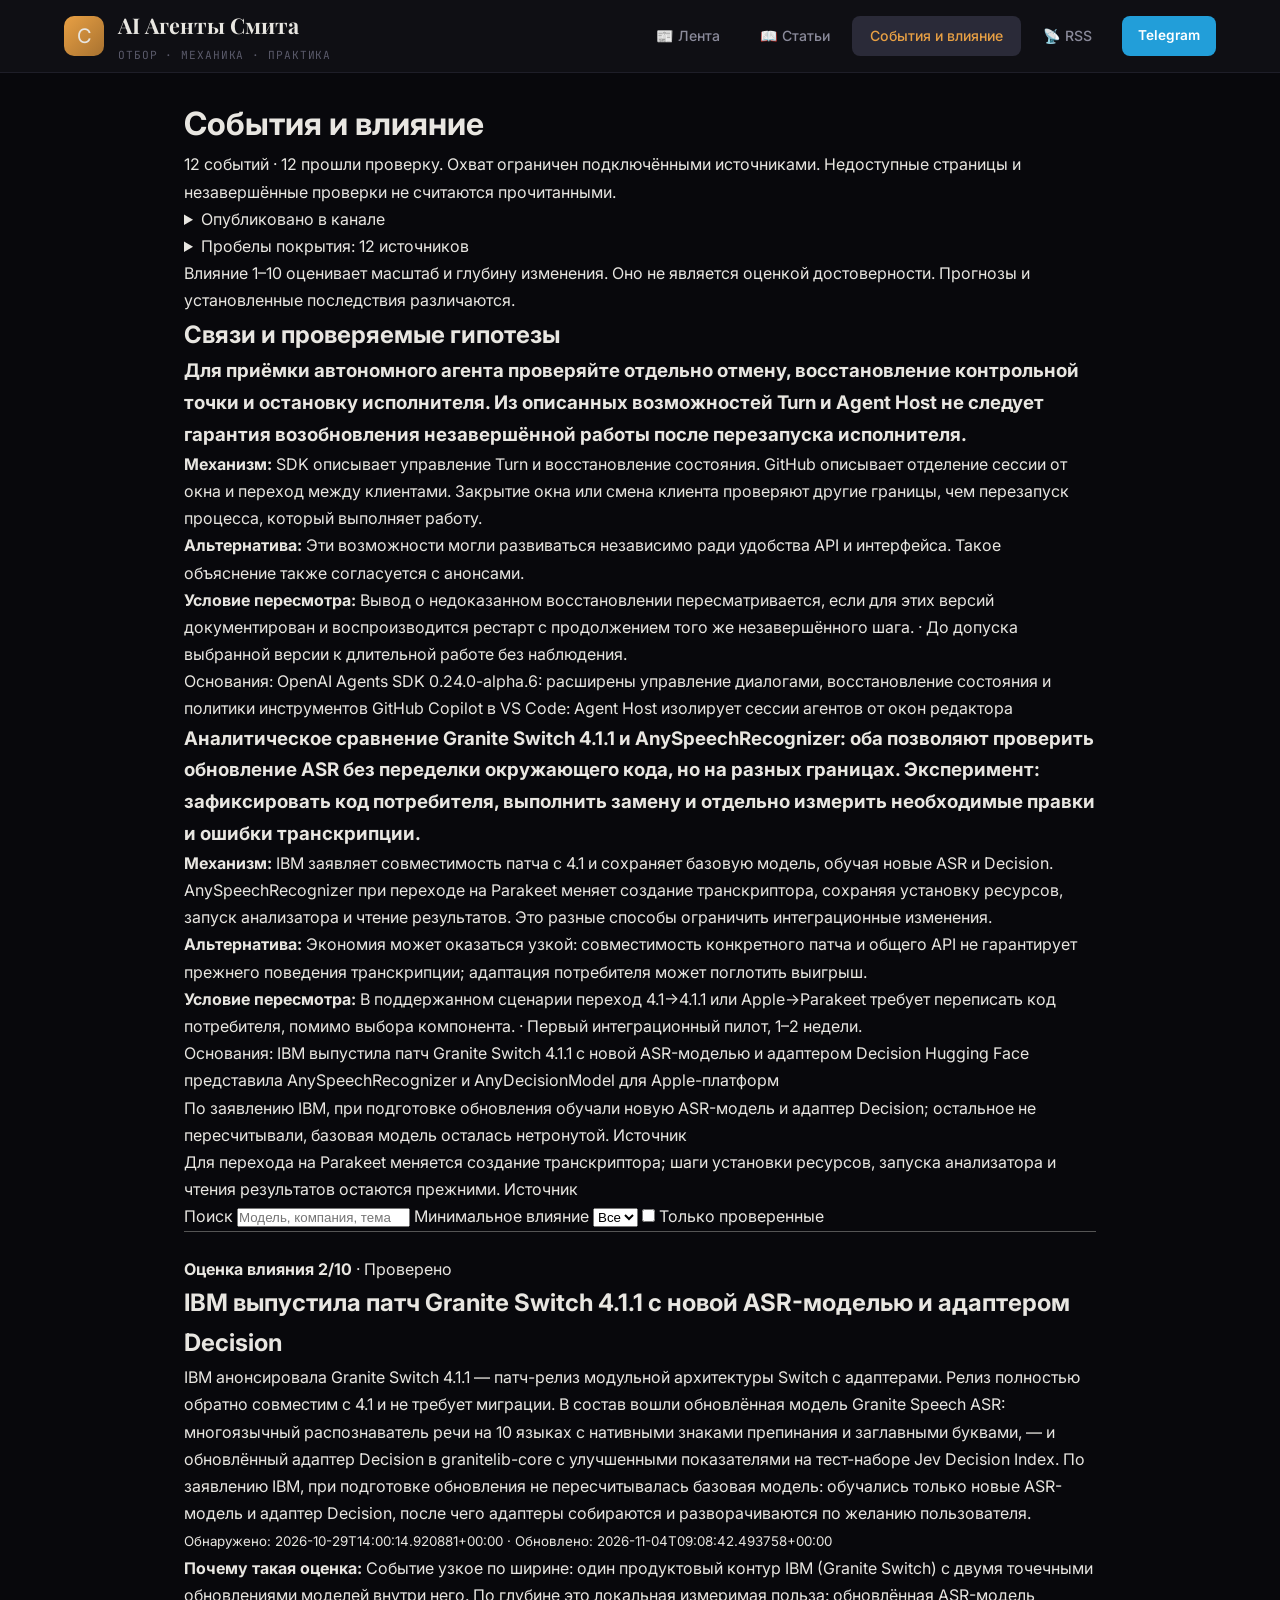
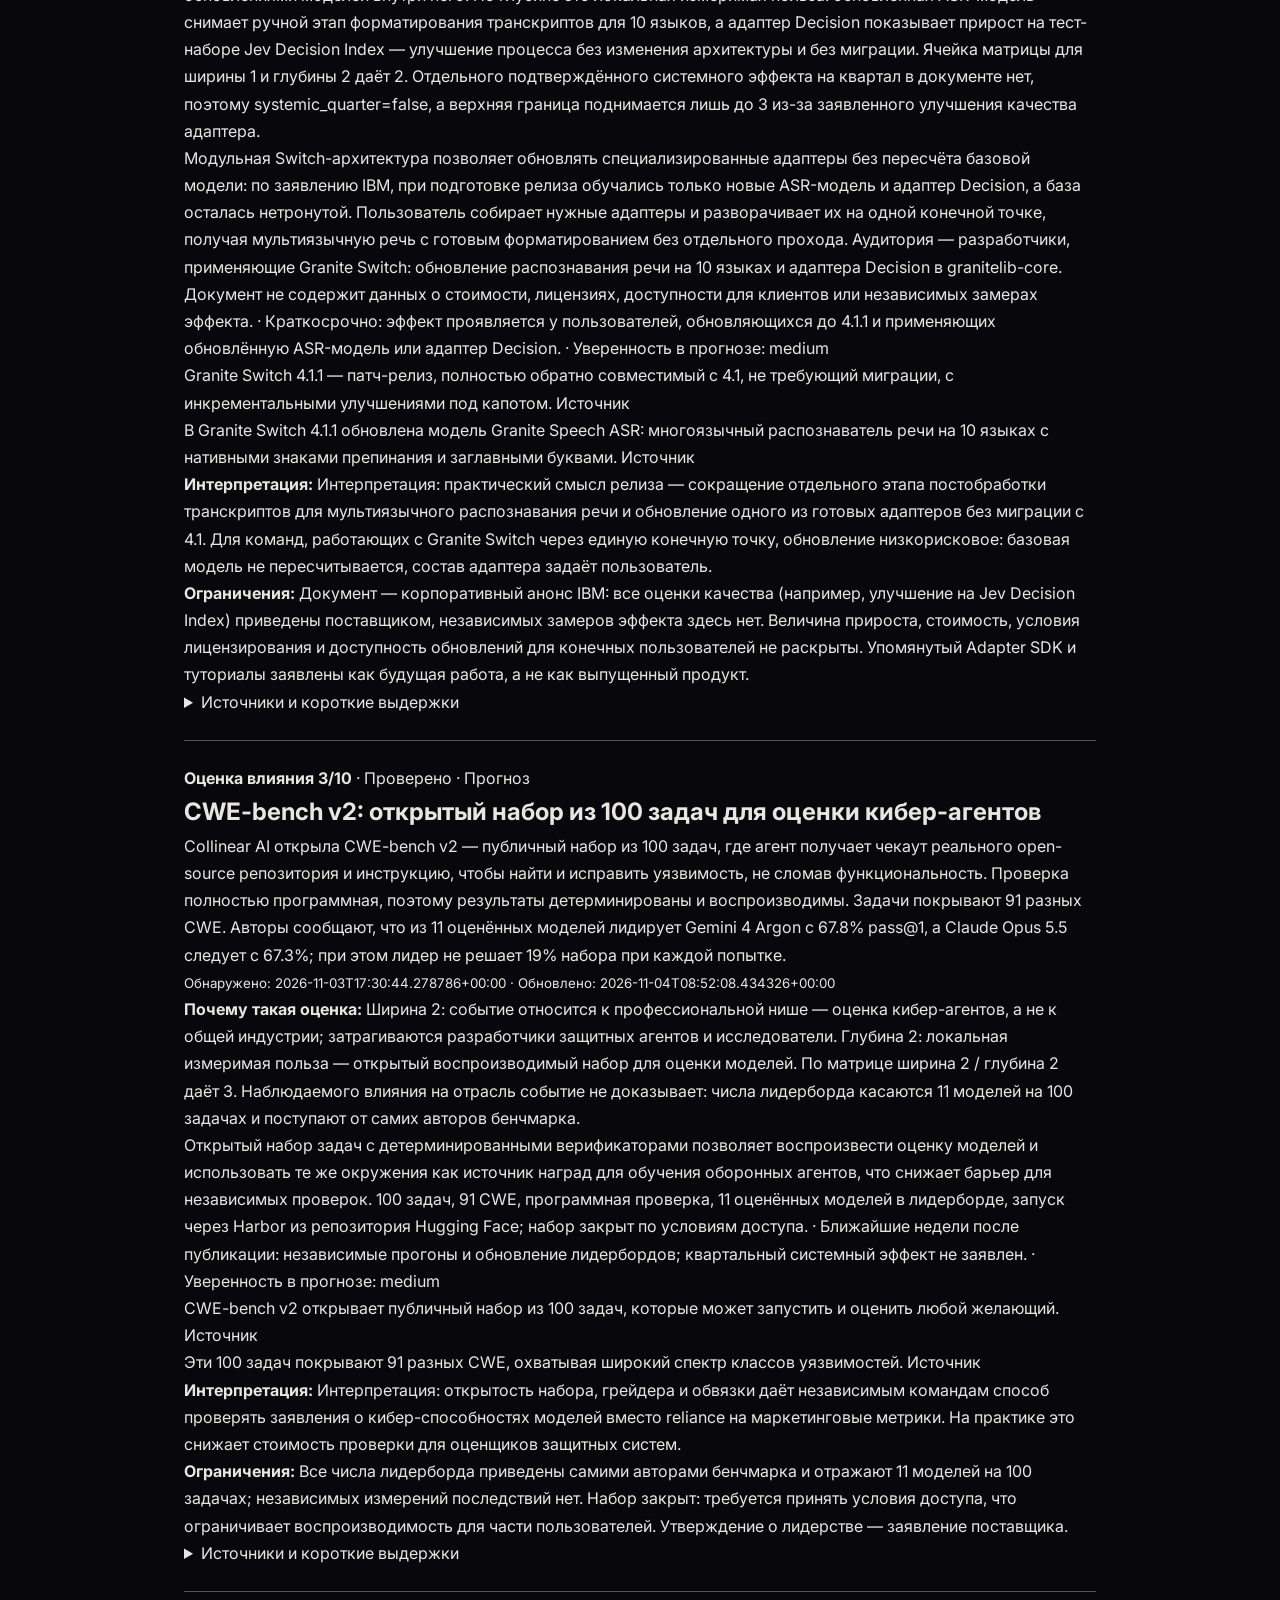
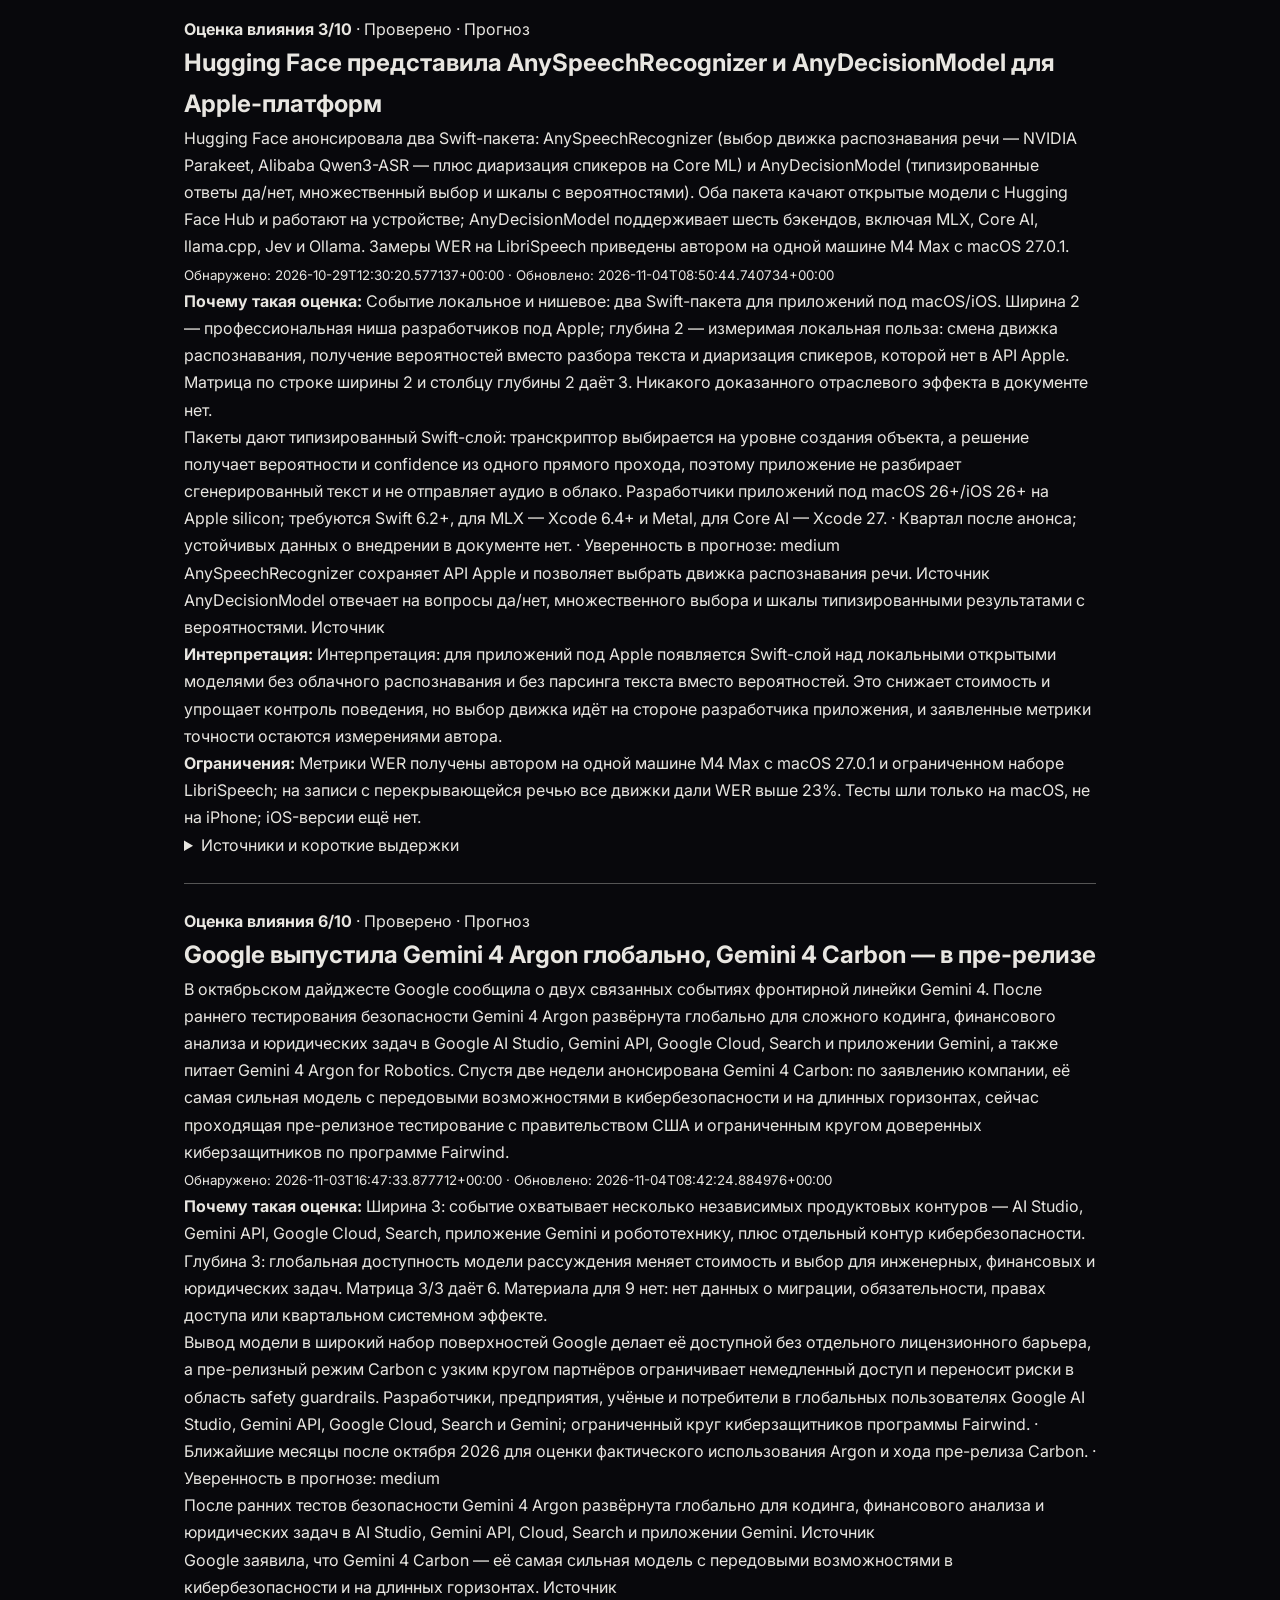
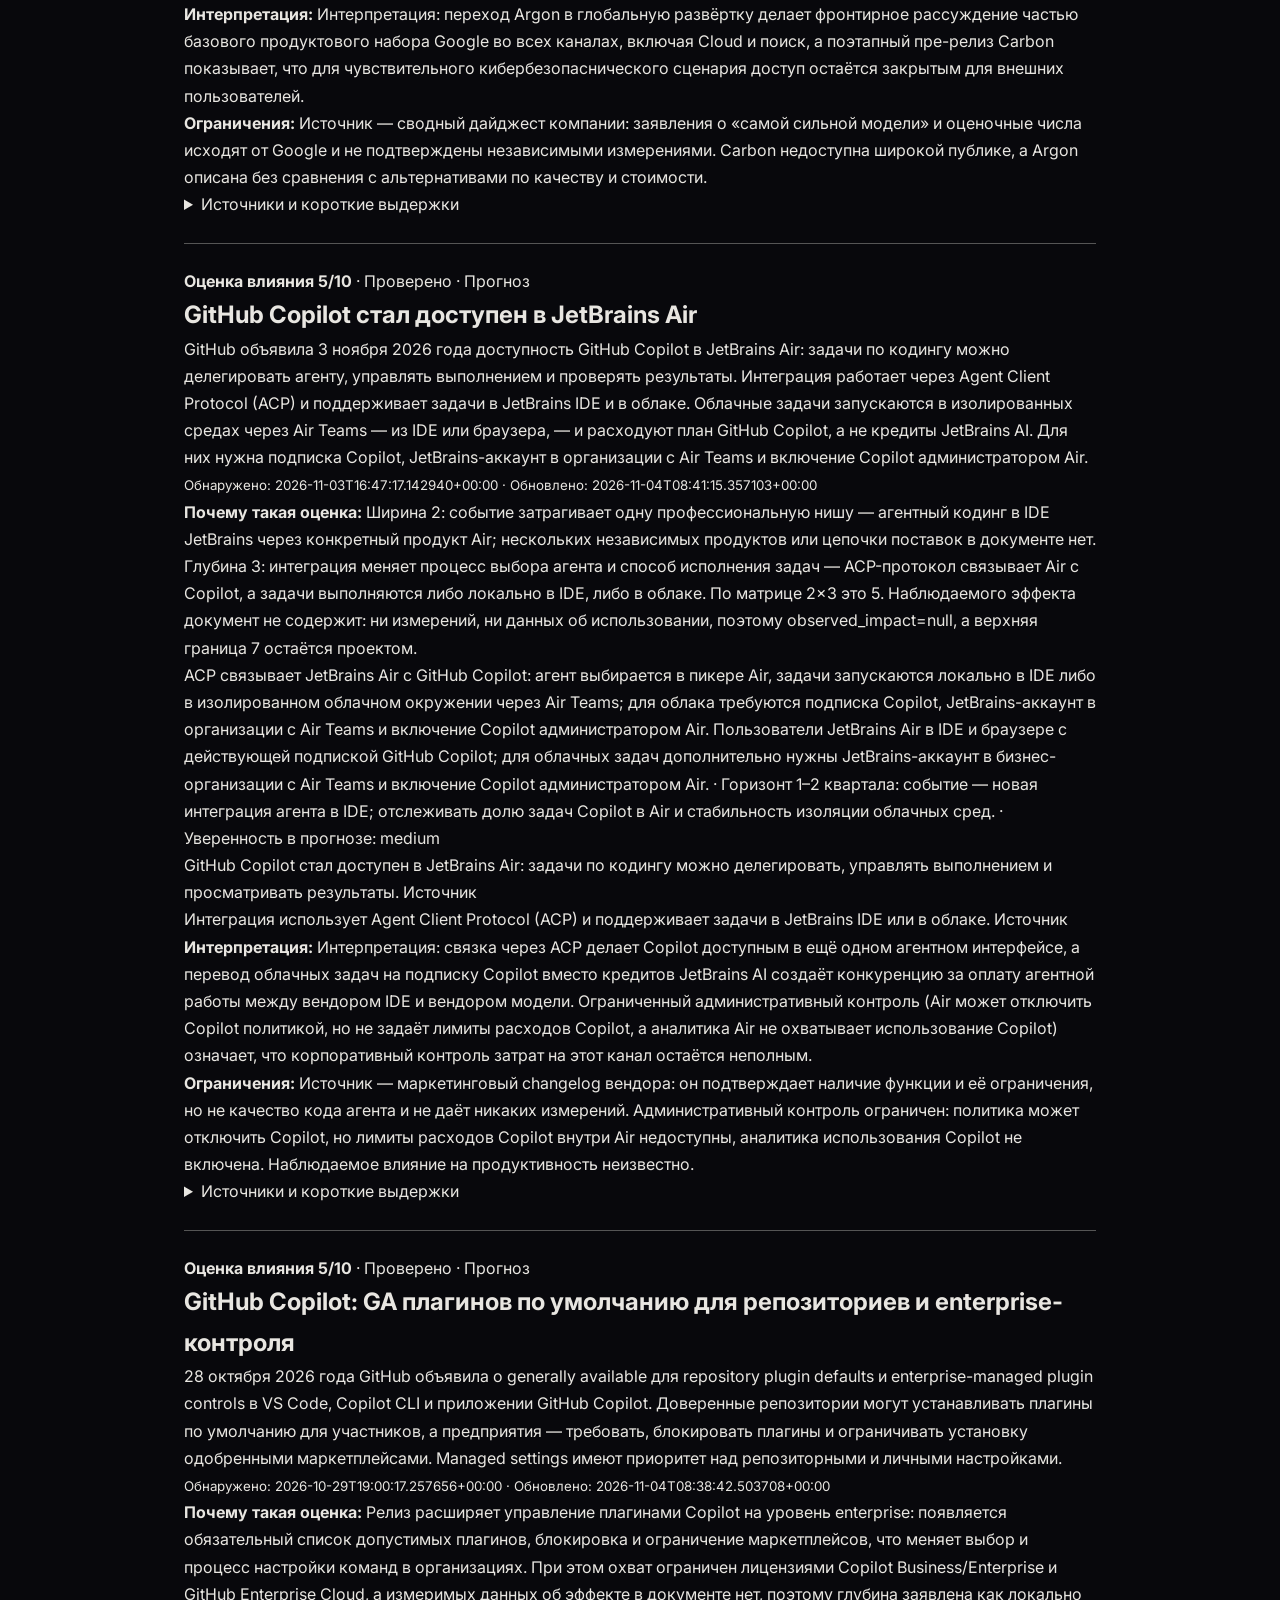
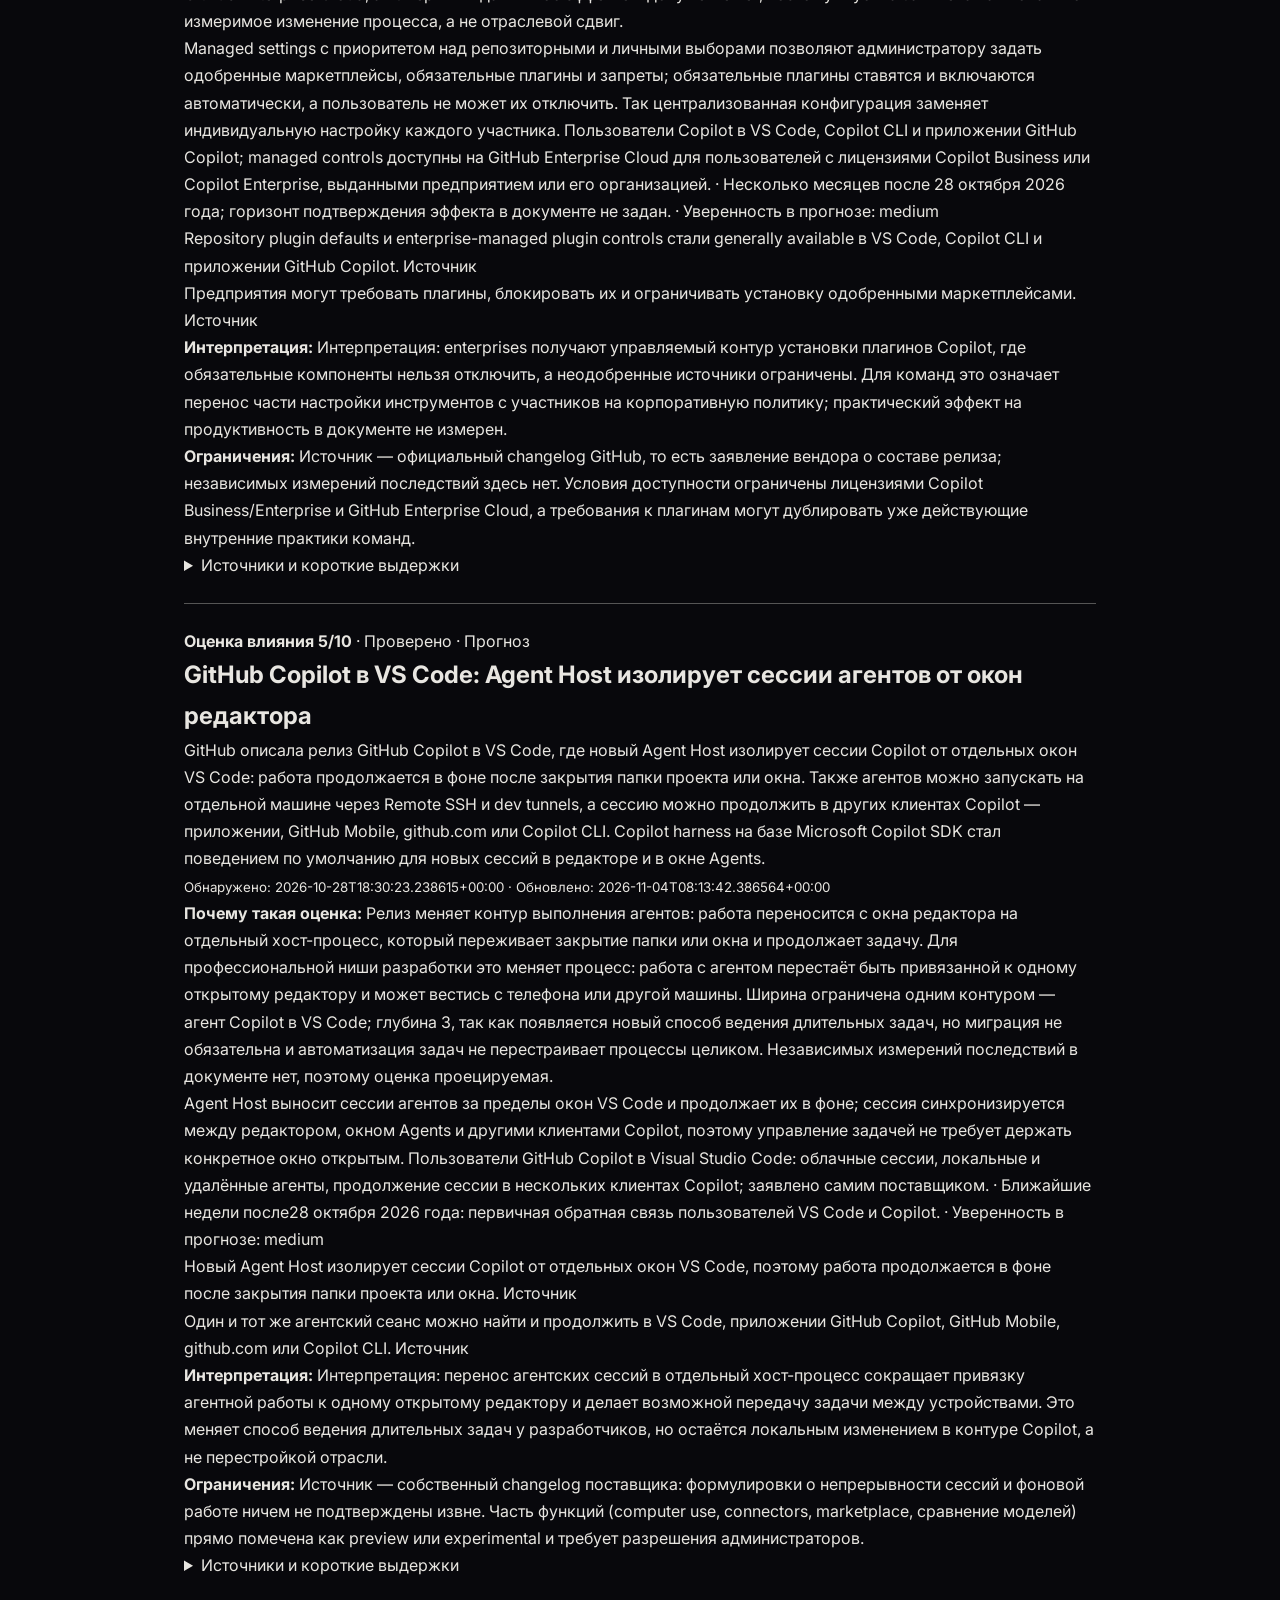
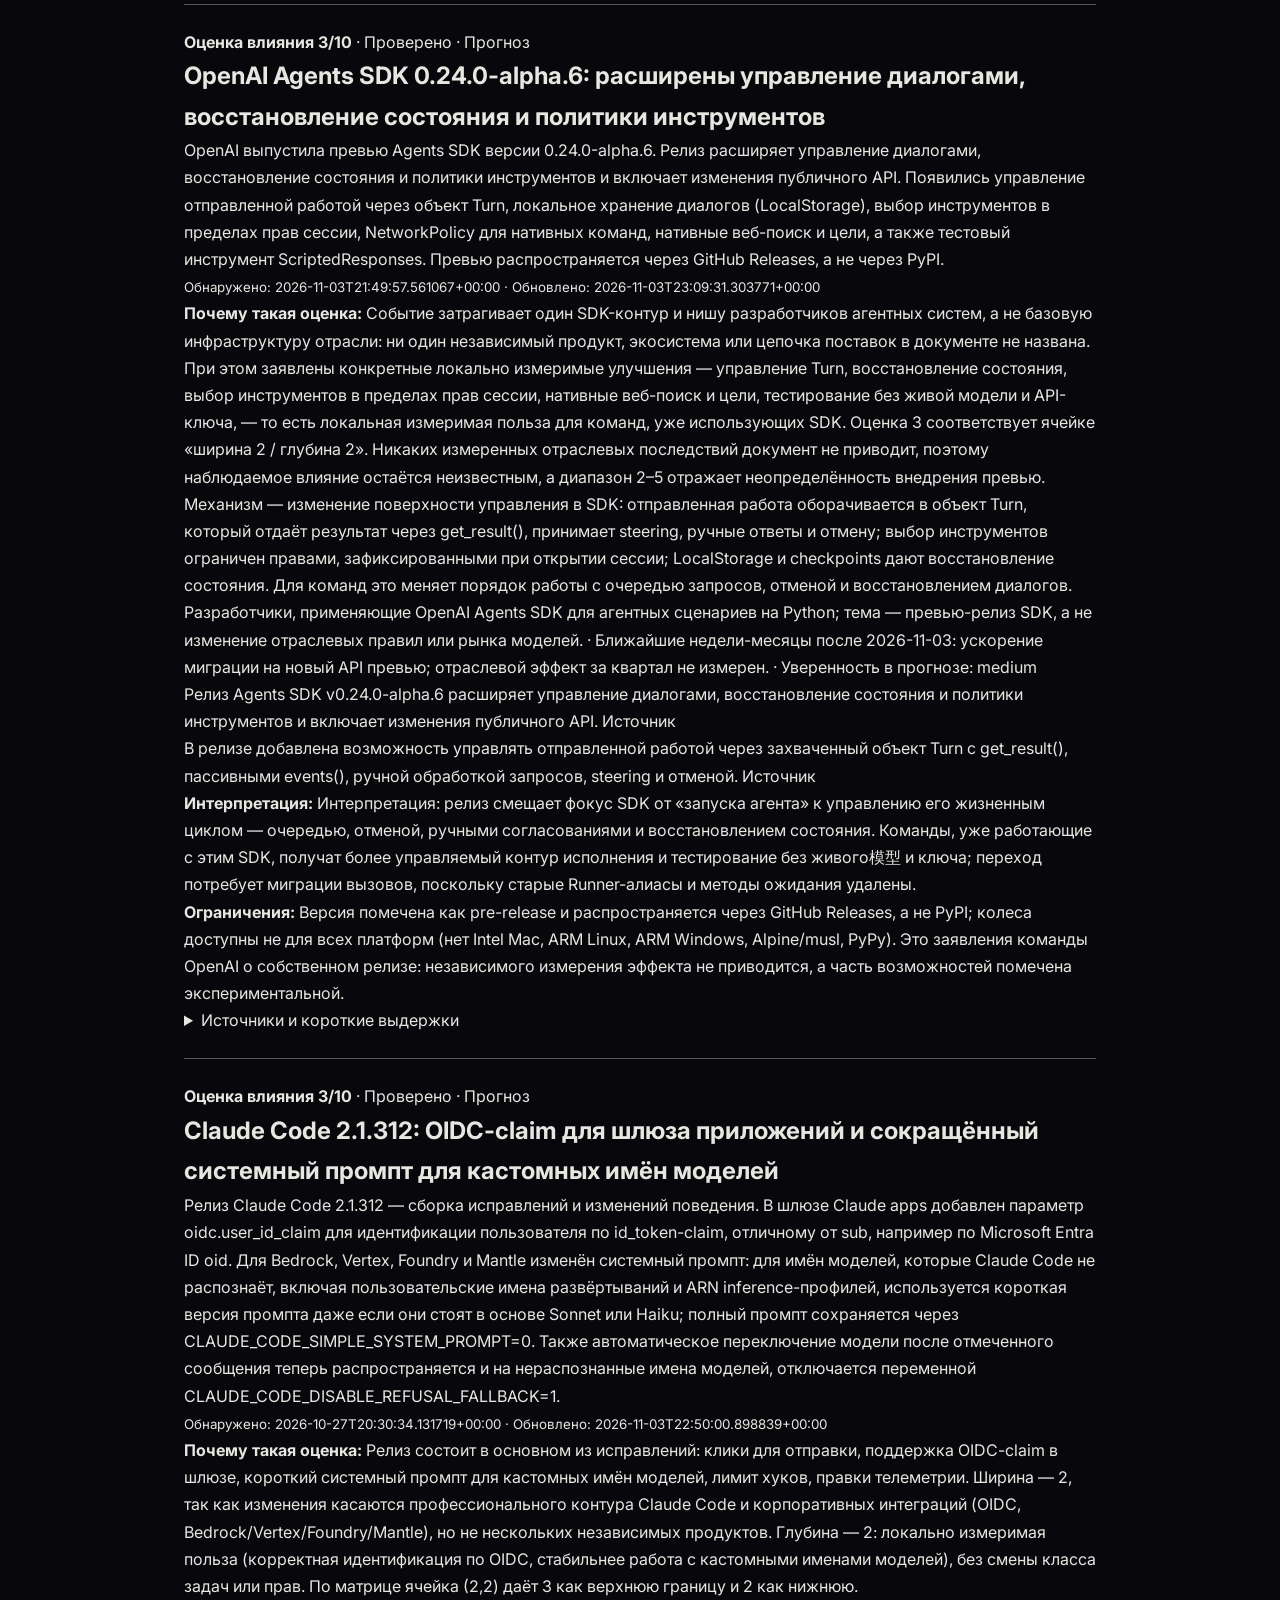
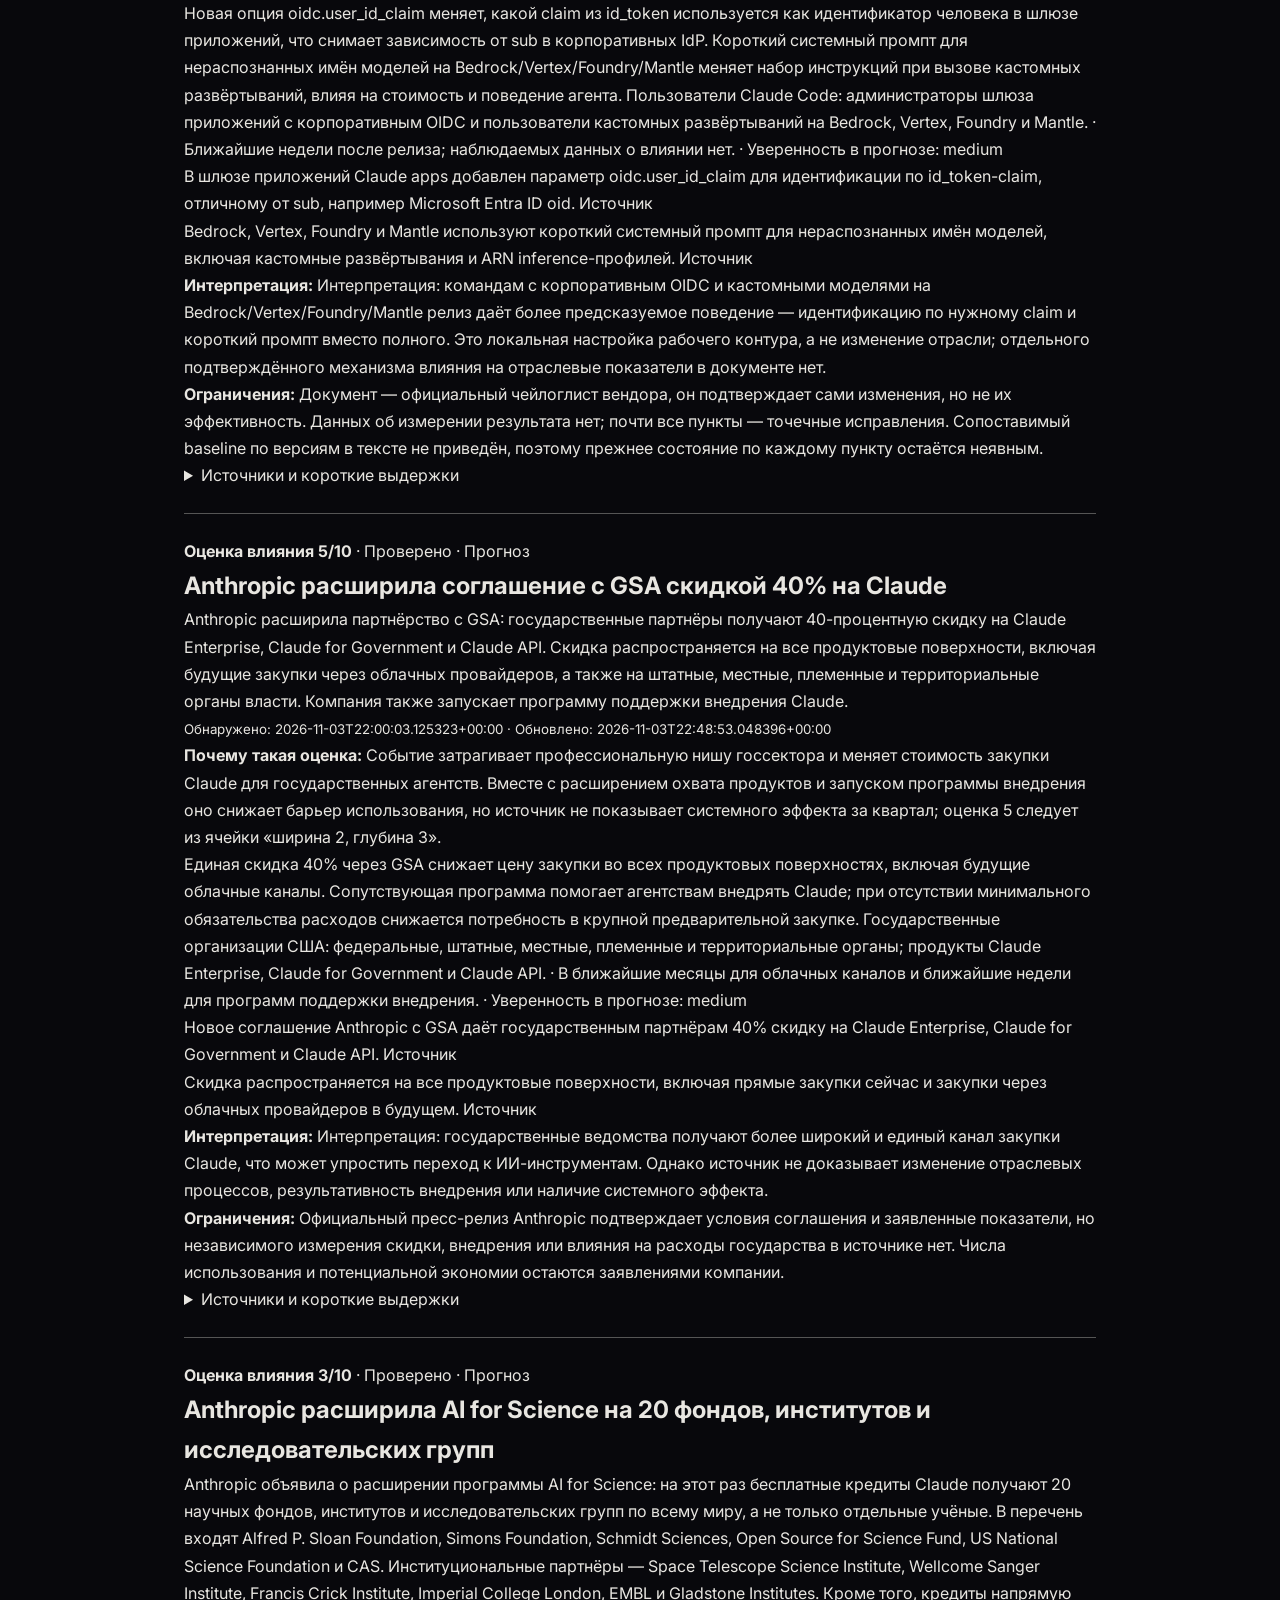
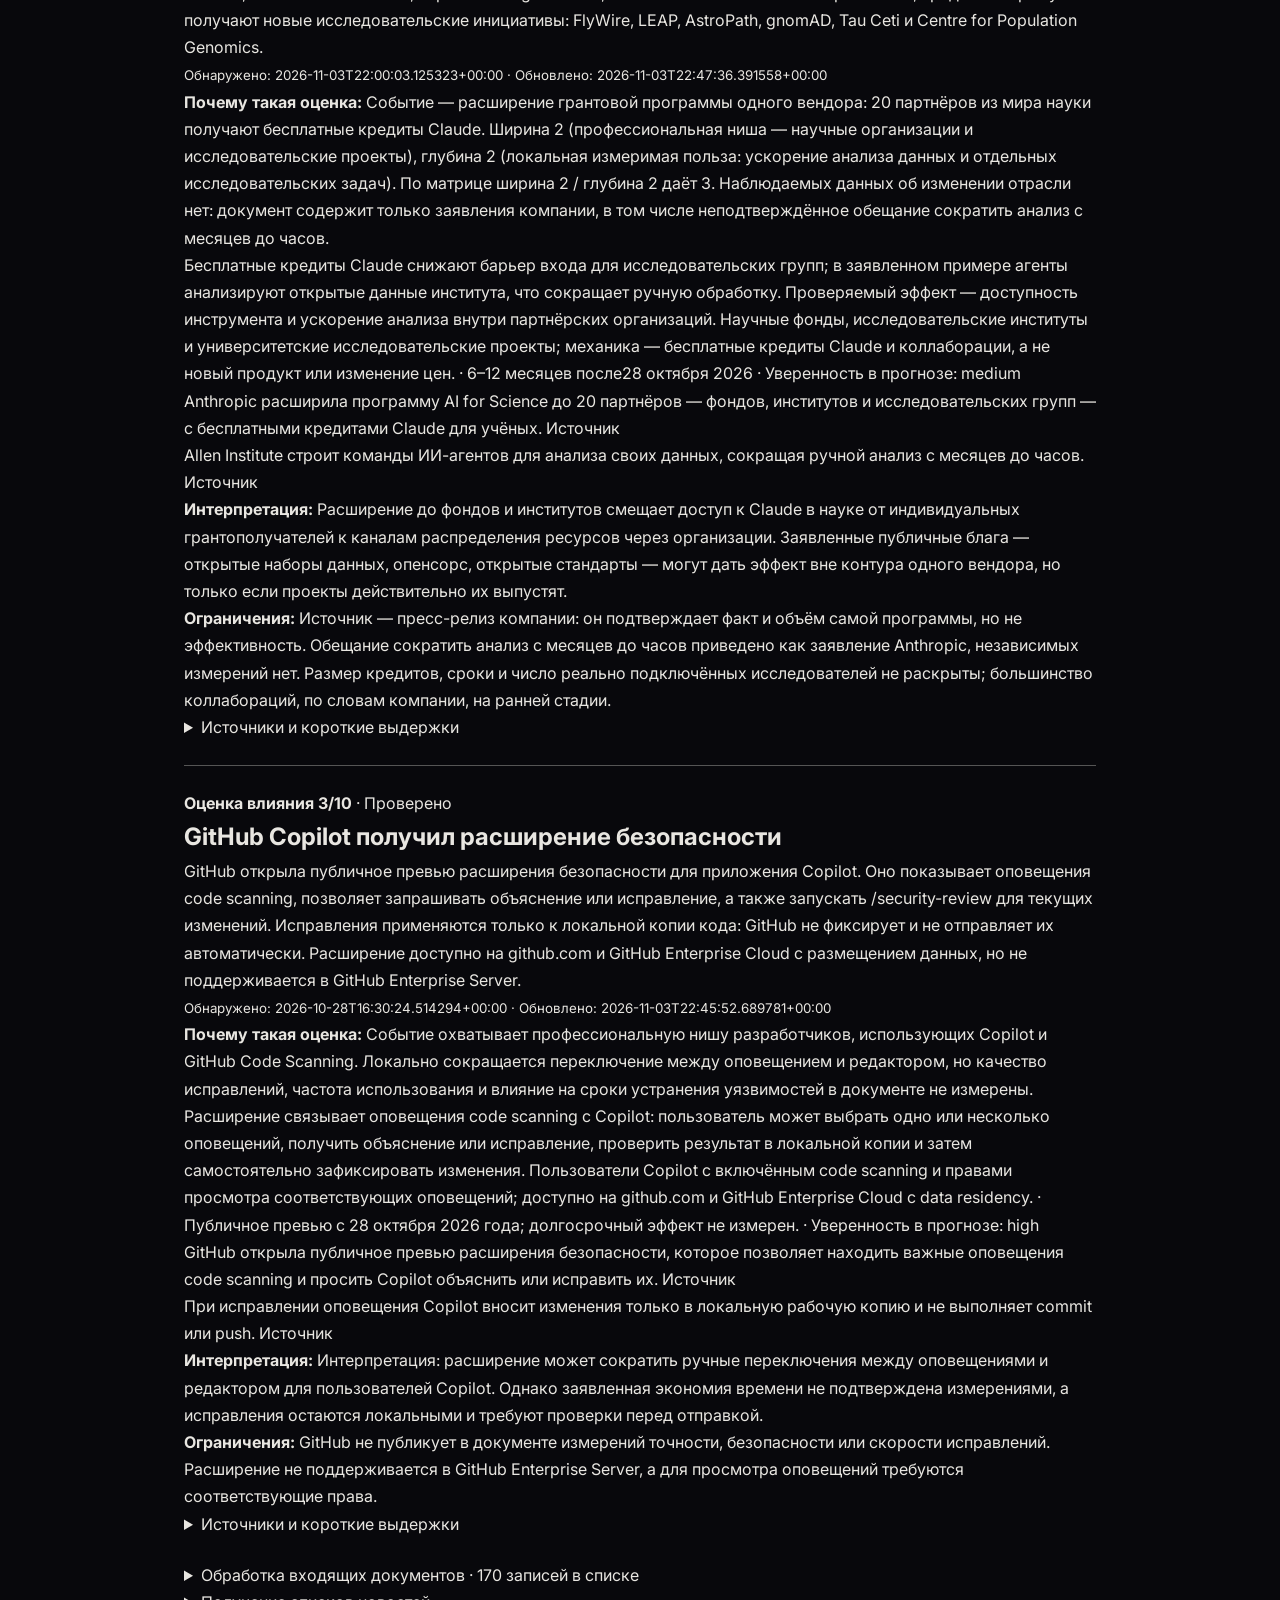
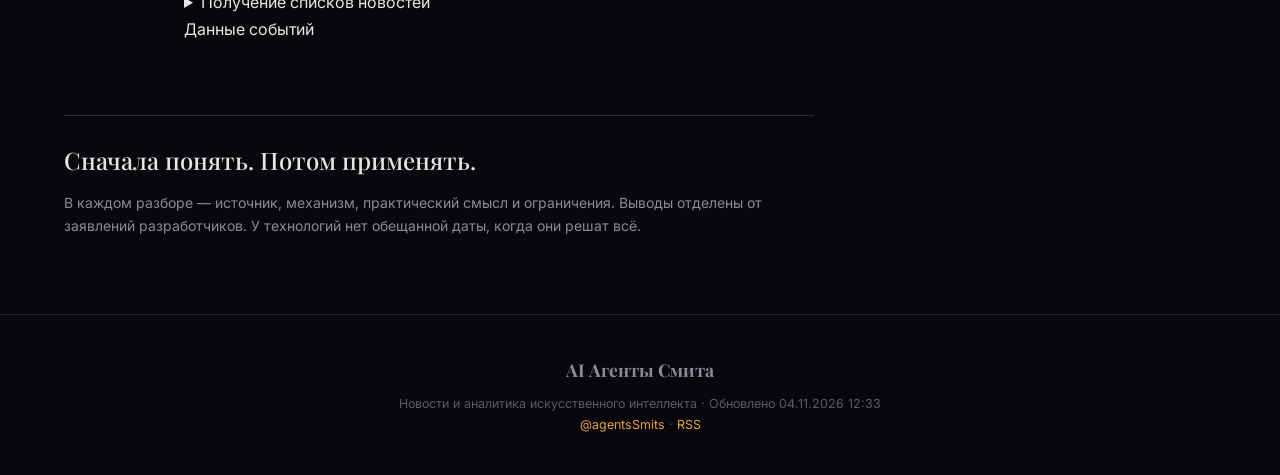
<file: news.html>
<!DOCTYPE html>
<html lang="ru">
<head>
  <meta charset="UTF-8">
  <meta name="viewport" content="width=device-width, initial-scale=1.0">
  <title>События и влияние — AI Агенты Смита</title>
  <link rel="alternate" type="application/rss+xml" title="RSS" href="rss.xml">
  <link rel="stylesheet" href="assets/styles.css">
  <link rel="preconnect" href="https://fonts.googleapis.com">
  <link rel="preconnect" href="https://fonts.gstatic.com" crossorigin>
  <link href="https://fonts.googleapis.com/css2?family=Playfair+Display:wght@400;600;700&family=Inter:wght@400;500;600&family=JetBrains+Mono:wght@400;500&display=swap" rel="stylesheet">
</head>
<body>
  <header class="site-header">
    <div class="header-inner">
      <a href="index.html" class="site-logo">
        <div class="logo-icon">С</div>
        <div>
          <div class="logo-text">AI Агенты Смита</div>
          <div class="logo-sub">Отбор · Механика · Практика</div>
        </div>
      </a>
      <nav class="main-nav">
        <a href="index.html" class="nav-link ">&#128240; Лента</a>
        <a href="articles.html" class="nav-link ">&#128214; Статьи</a>
        <a href="news.html" class="nav-link active">События и влияние</a>
        <a href="rss.xml" class="nav-link">&#128225; RSS</a>
        <a href="https://t.me/agentsSmits" class="telegram-btn" target="_blank" rel="noopener">
          Telegram
        </a>
      </nav>
    </div>
  </header>

  <div class="page-wrapper">
<main style="max-width:960px;margin:auto;padding:24px">
  <h1>События и влияние</h1>
  <p>12 событий · 12 прошли проверку. Охват ограничен подключёнными источниками. Недоступные страницы и незавершённые проверки не считаются прочитанными.</p>
<details><summary>Опубликовано в канале</summary><p><a href="https://t.me/c/3953773943/1695">Дайджест</a> · 2026-11-04T09:15:18.596743+00:00</p><p><a href="https://t.me/c/3953773943/1694">Дайджест</a> · 2026-11-04T08:38:35.873488+00:00</p></details><details><summary>Пробелы покрытия: 12 источников</summary><p><strong>cohere</strong>: Новости не удалось распознать</p><p><strong>justai</strong>: Последняя попытка получения не удалась</p><p><strong>meta_ai</strong>: Последняя попытка получения не удалась</p><p><strong>mistral</strong>: Последняя попытка получения не удалась</p><p><strong>mistral_sdk</strong>: Есть ограничение получения: sdk_releases_only_vendor_model_news_unavailable</p><p><strong>neural_digest</strong>: Последняя попытка получения не удалась</p><p><strong>perplexity</strong>: Адаптер пока не реализован</p><p><strong>qwen_zh</strong>: Архивная лента; актуальный раздел издателя пока не подключён</p><p><strong>rbc</strong>: Новости не удалось распознать</p><p><strong>stanford_hai</strong>: Адаптер пока не реализован</p><p><strong>vc_ru</strong>: Адаптер пока не реализован</p><p><strong>xai</strong>: Адаптер пока не реализован</p></details>  <p>Влияние 1–10 оценивает масштаб и глубину изменения. Оно не является оценкой достоверности. Прогнозы и установленные последствия различаются.</p>
<section><h2>Связи и проверяемые гипотезы</h2><article id="insight-3b2e839a510684ba47454e59f4be7c5fafd93b722882a491e226fae445df9fcd"><h3>Для приёмки автономного агента проверяйте отдельно отмену, восстановление контрольной точки и остановку исполнителя. Из описанных возможностей Turn и Agent Host не следует гарантия возобновления незавершённой работы после перезапуска исполнителя.</h3><p><strong>Механизм:</strong> SDK описывает управление Turn и восстановление состояния. GitHub описывает отделение сессии от окна и переход между клиентами. Закрытие окна или смена клиента проверяют другие границы, чем перезапуск процесса, который выполняет работу.</p><p><strong>Альтернатива:</strong> Эти возможности могли развиваться независимо ради удобства API и интерфейса. Такое объяснение также согласуется с анонсами.</p><p><strong>Условие пересмотра:</strong> Вывод о недоказанном восстановлении пересматривается, если для этих версий документирован и воспроизводится рестарт с продолжением того же незавершённого шага. · До допуска выбранной версии к длительной работе без наблюдения.</p><p>Основания: <a href="#evt-6e73d07dd638e0d9301274a8">OpenAI Agents SDK 0.24.0-alpha.6: расширены управление диалогами, восстановление состояния и политики инструментов</a> <a href="#evt-597859498327e092436600bd">GitHub Copilot в VS Code: Agent Host изолирует сессии агентов от окон редактора</a> </p></article><article id="insight-e1441b480c058060b78d1c181f2b3eba82b276eb26d6ab865285e2cfb6c7f0ea"><h3>Аналитическое сравнение Granite Switch 4.1.1 и AnySpeechRecognizer: оба позволяют проверить обновление ASR без переделки окружающего кода, но на разных границах. Эксперимент: зафиксировать код потребителя, выполнить замену и отдельно измерить необходимые правки и ошибки транскрипции.</h3><p><strong>Механизм:</strong> IBM заявляет совместимость патча с 4.1 и сохраняет базовую модель, обучая новые ASR и Decision. AnySpeechRecognizer при переходе на Parakeet меняет создание транскриптора, сохраняя установку ресурсов, запуск анализатора и чтение результатов. Это разные способы ограничить интеграционные изменения.</p><p><strong>Альтернатива:</strong> Экономия может оказаться узкой: совместимость конкретного патча и общего API не гарантирует прежнего поведения транскрипции; адаптация потребителя может поглотить выигрыш.</p><p><strong>Условие пересмотра:</strong> В поддержанном сценарии переход 4.1→4.1.1 или Apple→Parakeet требует переписать код потребителя, помимо выбора компонента. · Первый интеграционный пилот, 1–2 недели.</p><p>Основания: <a href="#evt-787196c302b9c479040bfabb">IBM выпустила патч Granite Switch 4.1.1 с новой ASR-моделью и адаптером Decision</a> <a href="#evt-1dc64361b6ca11fb99625c43">Hugging Face представила AnySpeechRecognizer и AnyDecisionModel для Apple-платформ</a> </p><p>По заявлению IBM, при подготовке обновления обучали новую ASR-модель и адаптер Decision; остальное не пересчитывали, базовая модель осталась нетронутой. <a href="https://huggingface.co/blog/ibm-granite/granite-switch-4-1-1">Источник</a></p><p>Для перехода на Parakeet меняется создание транскриптора; шаги установки ресурсов, запуска анализатора и чтения результатов остаются прежними. <a href="https://huggingface.co/blog/anydecisionmodel">Источник</a></p></article></section>  <label>Поиск <input id="news-search" type="search" placeholder="Модель, компания, тема"></label>
  <label>Минимальное влияние <select id="news-impact"><option value="0">Все</option><option value="1">1</option><option value="2">2</option><option value="3">3</option><option value="4">4</option><option value="5">5</option><option value="6">6</option><option value="7">7</option><option value="8">8</option><option value="9">9</option><option value="10">10</option></select></label>
  <label><input id="news-approved" type="checkbox"> Только проверенные</label>
  <article id="evt-787196c302b9c479040bfabb" class="news-event" data-impact="2" data-approved="yes" style="border-top:1px solid #555;padding:24px 0">
    <p><strong>Оценка влияния 2/10</strong> · Проверено</p>
    <h2>IBM выпустила патч Granite Switch 4.1.1 с новой ASR-моделью и адаптером Decision</h2><p>IBM анонсировала Granite Switch 4.1.1 — патч-релиз модульной архитектуры Switch с адаптерами. Релиз полностью обратно совместим с 4.1 и не требует миграции. В состав вошли обновлённая модель Granite Speech ASR: многоязычный распознаватель речи на 10 языках с нативными знаками препинания и заглавными буквами, — и обновлённый адаптер Decision в granitelib-core с улучшенными показателями на тест-наборе Jev Decision Index. По заявлению IBM, при подготовке обновления не пересчитывалась базовая модель: обучались только новые ASR-модель и адаптер Decision, после чего адаптеры собираются и разворачиваются по желанию пользователя.</p>
    <p><small>Обнаружено: 2026-10-29T14:00:14.920881+00:00 · Обновлено: 2026-11-04T09:08:42.493758+00:00</small></p>
    <p><strong>Почему такая оценка:</strong> Событие узкое по ширине: один продуктовый контур IBM (Granite Switch) с двумя точечными обновлениями моделей внутри него. По глубине это локальная измеримая польза: обновлённая ASR-модель снимает ручной этап форматирования транскриптов для 10 языков, а адаптер Decision показывает прирост на тест-наборе Jev Decision Index — улучшение процесса без изменения архитектуры и без миграции. Ячейка матрицы для ширины 1 и глубины 2 даёт 2. Отдельного подтверждённого системного эффекта на квартал в документе нет, поэтому systemic_quarter=false, а верхняя граница поднимается лишь до 3 из-за заявленного улучшения качества адаптера.</p>
    <p>Модульная Switch-архитектура позволяет обновлять специализированные адаптеры без пересчёта базовой модели: по заявлению IBM, при подготовке релиза обучались только новые ASR-модель и адаптер Decision, а база осталась нетронутой. Пользователь собирает нужные адаптеры и разворачивает их на одной конечной точке, получая мультиязычную речь с готовым форматированием без отдельного прохода. Аудитория — разработчики, применяющие Granite Switch: обновление распознавания речи на 10 языках и адаптера Decision в granitelib-core. Документ не содержит данных о стоимости, лицензиях, доступности для клиентов или независимых замерах эффекта. · Краткосрочно: эффект проявляется у пользователей, обновляющихся до 4.1.1 и применяющих обновлённую ASR-модель или адаптер Decision. · Уверенность в прогнозе: medium</p>
<p>Granite Switch 4.1.1 — патч-релиз, полностью обратно совместимый с 4.1, не требующий миграции, с инкрементальными улучшениями под капотом. <a href="https://huggingface.co/blog/ibm-granite/granite-switch-4-1-1" rel="noopener">Источник</a></p><p>В Granite Switch 4.1.1 обновлена модель Granite Speech ASR: многоязычный распознаватель речи на 10 языках с нативными знаками препинания и заглавными буквами. <a href="https://huggingface.co/blog/ibm-granite/granite-switch-4-1-1" rel="noopener">Источник</a></p><p><strong>Интерпретация:</strong> Интерпретация: практический смысл релиза — сокращение отдельного этапа постобработки транскриптов для мультиязычного распознавания речи и обновление одного из готовых адаптеров без миграции с 4.1. Для команд, работающих с Granite Switch через единую конечную точку, обновление низкорисковое: базовая модель не пересчитывается, состав адаптера задаёт пользователь.</p><p><strong>Ограничения:</strong> Документ — корпоративный анонс IBM: все оценки качества (например, улучшение на Jev Decision Index) приведены поставщиком, независимых замеров эффекта здесь нет. Величина прироста, стоимость, условия лицензирования и доступность обновлений для конечных пользователей не раскрыты. Упомянутый Adapter SDK и туториалы заявлены как будущая работа, а не как выпущенный продукт.</p>    <details><summary>Источники и короткие выдержки</summary><p><a href="https://huggingface.co/blog/ibm-granite/granite-switch-4-1-1">Granite Switch 4.1.1 — Update models like you update software</a> · 2026-10-29 · huggingface</p><blockquote>The version number means what it means in software: fully backwards compatible with 4.1, no migration, incremental improvements under the hood.</blockquote><blockquote>- Updated Granite Speech…</blockquote></details>
  </article>
  <article id="evt-d9f88131e8bf911f9f96eaee" class="news-event" data-impact="3" data-approved="yes" style="border-top:1px solid #555;padding:24px 0">
    <p><strong>Оценка влияния 3/10</strong> · Проверено · Прогноз</p>
    <h2>CWE-bench v2: открытый набор из 100 задач для оценки кибер-агентов</h2><p>Collinear AI открыла CWE-bench v2 — публичный набор из 100 задач, где агент получает чекаут реального open-source репозитория и инструкцию, чтобы найти и исправить уязвимость, не сломав функциональность. Проверка полностью программная, поэтому результаты детерминированы и воспроизводимы. Задачи покрывают 91 разных CWE. Авторы сообщают, что из 11 оценённых моделей лидирует Gemini 4 Argon с 67.8% pass@1, а Claude Opus 5.5 следует с 67.3%; при этом лидер не решает 19% набора при каждой попытке.</p>
    <p><small>Обнаружено: 2026-11-03T17:30:44.278786+00:00 · Обновлено: 2026-11-04T08:52:08.434326+00:00</small></p>
    <p><strong>Почему такая оценка:</strong> Ширина 2: событие относится к профессиональной нише — оценка кибер-агентов, а не к общей индустрии; затрагиваются разработчики защитных агентов и исследователи. Глубина 2: локальная измеримая польза — открытый воспроизводимый набор для оценки моделей. По матрице ширина 2 / глубина 2 даёт 3. Наблюдаемого влияния на отрасль событие не доказывает: числа лидерборда касаются 11 моделей на 100 задачах и поступают от самих авторов бенчмарка.</p>
    <p>Открытый набор задач с детерминированными верификаторами позволяет воспроизвести оценку моделей и использовать те же окружения как источник наград для обучения оборонных агентов, что снижает барьер для независимых проверок. 100 задач, 91 CWE, программная проверка, 11 оценённых моделей в лидерборде, запуск через Harbor из репозитория Hugging Face; набор закрыт по условиям доступа. · Ближайшие недели после публикации: независимые прогоны и обновление лидербордов; квартальный системный эффект не заявлен. · Уверенность в прогнозе: medium</p>
<p>CWE-bench v2 открывает публичный набор из 100 задач, которые может запустить и оценить любой желающий. <a href="https://huggingface.co/blog/cwe-bench" rel="noopener">Источник</a></p><p>Эти 100 задач покрывают 91 разных CWE, охватывая широкий спектр классов уязвимостей. <a href="https://huggingface.co/blog/cwe-bench" rel="noopener">Источник</a></p><p><strong>Интерпретация:</strong> Интерпретация: открытость набора, грейдера и обвязки даёт независимым командам способ проверять заявления о кибер-способностях моделей вместо reliance на маркетинговые метрики. На практике это снижает стоимость проверки для оценщиков защитных систем.</p><p><strong>Ограничения:</strong> Все числа лидерборда приведены самими авторами бенчмарка и отражают 11 моделей на 100 задачах; независимых измерений последствий нет. Набор закрыт: требуется принять условия доступа, что ограничивает воспроизводимость для части пользователей. Утверждение о лидерстве — заявление поставщика.</p>    <details><summary>Источники и короткие выдержки</summary><p><a href="https://huggingface.co/blog/cwe-bench">CWE-bench v2: More coverage, quality, and transparency</a> · 2026-11-03 · huggingface</p><blockquote>In our continued pursuit to push the horizon at Collinear AI, CWE-bench v2 opens up a public set of 100 tasks that anyone can run…</blockquote></details>
  </article>
  <article id="evt-1dc64361b6ca11fb99625c43" class="news-event" data-impact="3" data-approved="yes" style="border-top:1px solid #555;padding:24px 0">
    <p><strong>Оценка влияния 3/10</strong> · Проверено · Прогноз</p>
    <h2>Hugging Face представила AnySpeechRecognizer и AnyDecisionModel для Apple-платформ</h2><p>Hugging Face анонсировала два Swift-пакета: AnySpeechRecognizer (выбор движка распознавания речи — NVIDIA Parakeet, Alibaba Qwen3-ASR — плюс диаризация спикеров на Core ML) и AnyDecisionModel (типизированные ответы да/нет, множественный выбор и шкалы с вероятностями). Оба пакета качают открытые модели с Hugging Face Hub и работают на устройстве; AnyDecisionModel поддерживает шесть бэкендов, включая MLX, Core AI, llama.cpp, Jev и Ollama. Замеры WER на LibriSpeech приведены автором на одной машине M4 Max с macOS 27.0.1.</p>
    <p><small>Обнаружено: 2026-10-29T12:30:20.577137+00:00 · Обновлено: 2026-11-04T08:50:44.740734+00:00</small></p>
    <p><strong>Почему такая оценка:</strong> Событие локальное и нишевое: два Swift-пакета для приложений под macOS/iOS. Ширина 2 — профессиональная ниша разработчиков под Apple; глубина 2 — измеримая локальная польза: смена движка распознавания, получение вероятностей вместо разбора текста и диаризация спикеров, которой нет в API Apple. Матрица по строке ширины 2 и столбцу глубины 2 даёт 3. Никакого доказанного отраслевого эффекта в документе нет.</p>
    <p>Пакеты дают типизированный Swift-слой: транскриптор выбирается на уровне создания объекта, а решение получает вероятности и confidence из одного прямого прохода, поэтому приложение не разбирает сгенерированный текст и не отправляет аудио в облако. Разработчики приложений под macOS 26+/iOS 26+ на Apple silicon; требуются Swift 6.2+, для MLX — Xcode 6.4+ и Metal, для Core AI — Xcode 27. · Квартал после анонса; устойчивых данных о внедрении в документе нет. · Уверенность в прогнозе: medium</p>
<p>AnySpeechRecognizer сохраняет API Apple и позволяет выбрать движка распознавания речи. <a href="https://huggingface.co/blog/anydecisionmodel" rel="noopener">Источник</a></p><p>AnyDecisionModel отвечает на вопросы да/нет, множественного выбора и шкалы типизированными результатами с вероятностями. <a href="https://huggingface.co/blog/anydecisionmodel" rel="noopener">Источник</a></p><p><strong>Интерпретация:</strong> Интерпретация: для приложений под Apple появляется Swift-слой над локальными открытыми моделями без облачного распознавания и без парсинга текста вместо вероятностей. Это снижает стоимость и упрощает контроль поведения, но выбор движка идёт на стороне разработчика приложения, и заявленные метрики точности остаются измерениями автора.</p><p><strong>Ограничения:</strong> Метрики WER получены автором на одной машине M4 Max с macOS 27.0.1 и ограниченном наборе LibriSpeech; на записи с перекрывающейся речью все движки дали WER выше 23%. Тесты шли только на macOS, не на iPhone; iOS-версии ещё нет.</p>    <details><summary>Источники и короткие выдержки</summary><p><a href="https://huggingface.co/blog/anydecisionmodel">Introducing AnySpeechRecognizer and AnyDecisionModel: Open Models for Speech and Decisions on Apple Platforms</a> · 2026-10-29 · huggingface</p><blockquote>AnySpeechRecognizer keeps the API and lets you choose the engine: - import Speech + import AnySpeechRecognizer The package mirrors SpeechAnalyzer , SpeechTranscriber , DictationTranscriber ,…</blockquote></details>
  </article>
  <article id="evt-c67ba2bef7499484fb5f9450" class="news-event" data-impact="6" data-approved="yes" style="border-top:1px solid #555;padding:24px 0">
    <p><strong>Оценка влияния 6/10</strong> · Проверено · Прогноз</p>
    <h2>Google выпустила Gemini 4 Argon глобально, Gemini 4 Carbon — в пре-релизе</h2><p>В октябрьском дайджесте Google сообщила о двух связанных событиях фронтирной линейки Gemini 4. После раннего тестирования безопасности Gemini 4 Argon развёрнута глобально для сложного кодинга, финансового анализа и юридических задач в Google AI Studio, Gemini API, Google Cloud, Search и приложении Gemini, а также питает Gemini 4 Argon for Robotics. Спустя две недели анонсирована Gemini 4 Carbon: по заявлению компании, её самая сильная модель с передовыми возможностями в кибербезопасности и на длинных горизонтах, сейчас проходящая пре-релизное тестирование с правительством США и ограниченным кругом доверенных киберзащитников по программе Fairwind.</p>
    <p><small>Обнаружено: 2026-11-03T16:47:33.877712+00:00 · Обновлено: 2026-11-04T08:42:24.884976+00:00</small></p>
    <p><strong>Почему такая оценка:</strong> Ширина 3: событие охватывает несколько независимых продуктовых контуров — AI Studio, Gemini API, Google Cloud, Search, приложение Gemini и робототехнику, плюс отдельный контур кибербезопасности. Глубина 3: глобальная доступность модели рассуждения меняет стоимость и выбор для инженерных, финансовых и юридических задач. Матрица 3/3 даёт 6. Материала для 9 нет: нет данных о миграции, обязательности, правах доступа или квартальном системном эффекте.</p>
    <p>Вывод модели в широкий набор поверхностей Google делает её доступной без отдельного лицензионного барьера, а пре-релизный режим Carbon с узким кругом партнёров ограничивает немедленный доступ и переносит риски в область safety guardrails. Разработчики, предприятия, учёные и потребители в глобальных пользователях Google AI Studio, Gemini API, Google Cloud, Search и Gemini; ограниченный круг киберзащитников программы Fairwind. · Ближайшие месяцы после октября 2026 для оценки фактического использования Argon и хода пре-релиза Carbon. · Уверенность в прогнозе: medium</p>
<p>После ранних тестов безопасности Gemini 4 Argon развёрнута глобально для кодинга, финансового анализа и юридических задач в AI Studio, Gemini API, Cloud, Search и приложении Gemini. <a href="https://blog.google/innovation-and-ai/technology/ai/google-ai-updates-october-2026/" rel="noopener">Источник</a></p><p>Google заявила, что Gemini 4 Carbon — её самая сильная модель с передовыми возможностями в кибербезопасности и на длинных горизонтах. <a href="https://blog.google/innovation-and-ai/technology/ai/google-ai-updates-october-2026/" rel="noopener">Источник</a></p><p><strong>Интерпретация:</strong> Интерпретация: переход Argon в глобальную развёртку делает фронтирное рассуждение частью базового продуктового набора Google во всех каналах, включая Cloud и поиск, а поэтапный пре-релиз Carbon показывает, что для чувствительного кибербезопаснического сценария доступ остаётся закрытым для внешних пользователей.</p><p><strong>Ограничения:</strong> Источник — сводный дайджест компании: заявления о «самой сильной модели» и оценочные числа исходят от Google и не подтверждены независимыми измерениями. Carbon недоступна широкой публике, а Argon описана без сравнения с альтернативами по качеству и стоимости.</p>    <details><summary>Источники и короткие выдержки</summary><p><a href="https://blog.google/innovation-and-ai/technology/ai/google-ai-updates-october-2026/">The latest AI news we announced in October 2026</a> · 2026-11-02 · google</p><blockquote>Following early safety testing, Gemini 4 Argon rolled out globally for complex coding, financial analysis, and legal workflows across Google AI Studio, the Gemini API,…</blockquote></details>
  </article>
  <article id="evt-43302e3de5a73d2497674ff1" class="news-event" data-impact="5" data-approved="yes" style="border-top:1px solid #555;padding:24px 0">
    <p><strong>Оценка влияния 5/10</strong> · Проверено · Прогноз</p>
    <h2>GitHub Copilot стал доступен в JetBrains Air</h2><p>GitHub объявила 3 ноября 2026 года доступность GitHub Copilot в JetBrains Air: задачи по кодингу можно делегировать агенту, управлять выполнением и проверять результаты. Интеграция работает через Agent Client Protocol (ACP) и поддерживает задачи в JetBrains IDE и в облаке. Облачные задачи запускаются в изолированных средах через Air Teams — из IDE или браузера, — и расходуют план GitHub Copilot, а не кредиты JetBrains AI. Для них нужна подписка Copilot, JetBrains-аккаунт в организации с Air Teams и включение Copilot администратором Air.</p>
    <p><small>Обнаружено: 2026-11-03T16:47:17.142940+00:00 · Обновлено: 2026-11-04T08:41:15.357103+00:00</small></p>
    <p><strong>Почему такая оценка:</strong> Ширина 2: событие затрагивает одну профессиональную нишу — агентный кодинг в IDE JetBrains через конкретный продукт Air; нескольких независимых продуктов или цепочки поставок в документе нет. Глубина 3: интеграция меняет процесс выбора агента и способ исполнения задач — ACP-протокол связывает Air с Copilot, а задачи выполняются либо локально в IDE, либо в облаке. По матрице 2×3 это 5. Наблюдаемого эффекта документ не содержит: ни измерений, ни данных об использовании, поэтому observed_impact=null, а верхняя граница 7 остаётся проектом.</p>
    <p>ACP связывает JetBrains Air с GitHub Copilot: агент выбирается в пикере Air, задачи запускаются локально в IDE либо в изолированном облачном окружении через Air Teams; для облака требуются подписка Copilot, JetBrains-аккаунт в организации с Air Teams и включение Copilot администратором Air. Пользователи JetBrains Air в IDE и браузере с действующей подпиской GitHub Copilot; для облачных задач дополнительно нужны JetBrains-аккаунт в бизнес-организации с Air Teams и включение Copilot администратором Air. · Горизонт 1–2 квартала: событие — новая интеграция агента в IDE; отслеживать долю задач Copilot в Air и стабильность изоляции облачных сред. · Уверенность в прогнозе: medium</p>
<p>GitHub Copilot стал доступен в JetBrains Air: задачи по кодингу можно делегировать, управлять выполнением и просматривать результаты. <a href="https://github.blog/changelog/2026-11-03-github-copilot-is-now-available-in-jetbrains-air" rel="noopener">Источник</a></p><p>Интеграция использует Agent Client Protocol (ACP) и поддерживает задачи в JetBrains IDE или в облаке. <a href="https://github.blog/changelog/2026-11-03-github-copilot-is-now-available-in-jetbrains-air" rel="noopener">Источник</a></p><p><strong>Интерпретация:</strong> Интерпретация: связка через ACP делает Copilot доступным в ещё одном агентном интерфейсе, а перевод облачных задач на подписку Copilot вместо кредитов JetBrains AI создаёт конкуренцию за оплату агентной работы между вендором IDE и вендором модели. Ограниченный административный контроль (Air может отключить Copilot политикой, но не задаёт лимиты расходов Copilot, а аналитика Air не охватывает использование Copilot) означает, что корпоративный контроль затрат на этот канал остаётся неполным.</p><p><strong>Ограничения:</strong> Источник — маркетинговый changelog вендора: он подтверждает наличие функции и её ограничения, но не качество кода агента и не даёт никаких измерений. Административный контроль ограничен: политика может отключить Copilot, но лимиты расходов Copilot внутри Air недоступны, аналитика использования Copilot не включена. Наблюдаемое влияние на продуктивность неизвестно.</p>    <details><summary>Источники и короткие выдержки</summary><p><a href="https://github.blog/changelog/2026-11-03-github-copilot-is-now-available-in-jetbrains-air">GitHub Copilot is now available in JetBrains Air</a> · 2026-11-03 · github_copilot</p><blockquote>GitHub Copilot is now available in JetBrains Air You can now delegate coding tasks, guide execution, and review results with GitHub Copilot in JetBrains Air.</blockquote></details>
  </article>
  <article id="evt-fa82d1bc87f6e944f5c9d552" class="news-event" data-impact="5" data-approved="yes" style="border-top:1px solid #555;padding:24px 0">
    <p><strong>Оценка влияния 5/10</strong> · Проверено · Прогноз</p>
    <h2>GitHub Copilot: GA плагинов по умолчанию для репозиториев и enterprise-контроля</h2><p>28 октября 2026 года GitHub объявила о generally available для repository plugin defaults и enterprise-managed plugin controls в VS Code, Copilot CLI и приложении GitHub Copilot. Доверенные репозитории могут устанавливать плагины по умолчанию для участников, а предприятия — требовать, блокировать плагины и ограничивать установку одобренными маркетплейсами. Managed settings имеют приоритет над репозиторными и личными настройками.</p>
    <p><small>Обнаружено: 2026-10-29T19:00:17.257656+00:00 · Обновлено: 2026-11-04T08:38:42.503708+00:00</small></p>
    <p><strong>Почему такая оценка:</strong> Релиз расширяет управление плагинами Copilot на уровень enterprise: появляется обязательный список допустимых плагинов, блокировка и ограничение маркетплейсов, что меняет выбор и процесс настройки команд в организациях. При этом охват ограничен лицензиями Copilot Business/Enterprise и GitHub Enterprise Cloud, а измеримых данных об эффекте в документе нет, поэтому глубина заявлена как локально измеримое изменение процесса, а не отраслевой сдвиг.</p>
    <p>Managed settings с приоритетом над репозиторными и личными выборами позволяют администратору задать одобренные маркетплейсы, обязательные плагины и запреты; обязательные плагины ставятся и включаются автоматически, а пользователь не может их отключить. Так централизованная конфигурация заменяет индивидуальную настройку каждого участника. Пользователи Copilot в VS Code, Copilot CLI и приложении GitHub Copilot; managed controls доступны на GitHub Enterprise Cloud для пользователей с лицензиями Copilot Business или Copilot Enterprise, выданными предприятием или его организацией. · Несколько месяцев после 28 октября 2026 года; горизонт подтверждения эффекта в документе не задан. · Уверенность в прогнозе: medium</p>
<p>Repository plugin defaults и enterprise-managed plugin controls стали generally available в VS Code, Copilot CLI и приложении GitHub Copilot. <a href="https://github.blog/changelog/2026-10-28-repository-plugin-defaults-and-enterprise-plugin-controls-generally-available" rel="noopener">Источник</a></p><p>Предприятия могут требовать плагины, блокировать их и ограничивать установку одобренными маркетплейсами. <a href="https://github.blog/changelog/2026-10-28-repository-plugin-defaults-and-enterprise-plugin-controls-generally-available" rel="noopener">Источник</a></p><p><strong>Интерпретация:</strong> Интерпретация: enterprises получают управляемый контур установки плагинов Copilot, где обязательные компоненты нельзя отключить, а неодобренные источники ограничены. Для команд это означает перенос части настройки инструментов с участников на корпоративную политику; практический эффект на продуктивность в документе не измерен.</p><p><strong>Ограничения:</strong> Источник — официальный changelog GitHub, то есть заявление вендора о составе релиза; независимых измерений последствий здесь нет. Условия доступности ограничены лицензиями Copilot Business/Enterprise и GitHub Enterprise Cloud, а требования к плагинам могут дублировать уже действующие внутренние практики команд.</p>    <details><summary>Источники и короткие выдержки</summary><p><a href="https://github.blog/changelog/2026-10-28-repository-plugin-defaults-and-enterprise-plugin-controls-generally-available">Repository plugin defaults and enterprise plugin controls generally available</a> · 2026-10-28 · github_copilot</p><blockquote>Repository plugin defaults and enterprise plugin controls generally available Repository plugin defaults and enterprise-managed plugin controls are now generally available in VS Code, Copilot CLI,…</blockquote></details>
  </article>
  <article id="evt-597859498327e092436600bd" class="news-event" data-impact="5" data-approved="yes" style="border-top:1px solid #555;padding:24px 0">
    <p><strong>Оценка влияния 5/10</strong> · Проверено · Прогноз</p>
    <h2>GitHub Copilot в VS Code: Agent Host изолирует сессии агентов от окон редактора</h2><p>GitHub описала релиз GitHub Copilot в VS Code, где новый Agent Host изолирует сессии Copilot от отдельных окон VS Code: работа продолжается в фоне после закрытия папки проекта или окна. Также агентов можно запускать на отдельной машине через Remote SSH и dev tunnels, а сессию можно продолжить в других клиентах Copilot — приложении, GitHub Mobile, github.com или Copilot CLI. Copilot harness на базе Microsoft Copilot SDK стал поведением по умолчанию для новых сессий в редакторе и в окне Agents.</p>
    <p><small>Обнаружено: 2026-10-28T18:30:23.238615+00:00 · Обновлено: 2026-11-04T08:13:42.386564+00:00</small></p>
    <p><strong>Почему такая оценка:</strong> Релиз меняет контур выполнения агентов: работа переносится с окна редактора на отдельный хост-процесс, который переживает закрытие папки или окна и продолжает задачу. Для профессиональной ниши разработки это меняет процесс: работа с агентом перестаёт быть привязанной к одному открытому редактору и может вестись с телефона или другой машины. Ширина ограничена одним контуром — агент Copilot в VS Code; глубина 3, так как появляется новый способ ведения длительных задач, но миграция не обязательна и автоматизация задач не перестраивает процессы целиком. Независимых измерений последствий в документе нет, поэтому оценка проецируемая.</p>
    <p>Agent Host выносит сессии агентов за пределы окон VS Code и продолжает их в фоне; сессия синхронизируется между редактором, окном Agents и другими клиентами Copilot, поэтому управление задачей не требует держать конкретное окно открытым. Пользователи GitHub Copilot в Visual Studio Code: облачные сессии, локальные и удалённые агенты, продолжение сессии в нескольких клиентах Copilot; заявлено самим поставщиком. · Ближайшие недели после28 октября 2026 года: первичная обратная связь пользователей VS Code и Copilot. · Уверенность в прогнозе: medium</p>
<p>Новый Agent Host изолирует сессии Copilot от отдельных окон VS Code, поэтому работа продолжается в фоне после закрытия папки проекта или окна. <a href="https://github.blog/changelog/2026-10-28-github-copilot-in-vs-code-universe-releases" rel="noopener">Источник</a></p><p>Один и тот же агентский сеанс можно найти и продолжить в VS Code, приложении GitHub Copilot, GitHub Mobile, github.com или Copilot CLI. <a href="https://github.blog/changelog/2026-10-28-github-copilot-in-vs-code-universe-releases" rel="noopener">Источник</a></p><p><strong>Интерпретация:</strong> Интерпретация: перенос агентских сессий в отдельный хост-процесс сокращает привязку агентной работы к одному открытому редактору и делает возможной передачу задачи между устройствами. Это меняет способ ведения длительных задач у разработчиков, но остаётся локальным изменением в контуре Copilot, а не перестройкой отрасли.</p><p><strong>Ограничения:</strong> Источник — собственный changelog поставщика: формулировки о непрерывности сессий и фоновой работе ничем не подтверждены извне. Часть функций (computer use, connectors, marketplace, сравнение моделей) прямо помечена как preview или experimental и требует разрешения администраторов.</p>    <details><summary>Источники и короткие выдержки</summary><p><a href="https://github.blog/changelog/2026-10-28-github-copilot-in-vs-code-universe-releases">GitHub Copilot in VS Code, Universe releases</a> · 2026-10-28 · github_copilot</p><blockquote>The new Agent Host isolates your Copilot sessions from individual VS Code windows, so work continues in the background after you close the project folder…</blockquote></details>
  </article>
  <article id="evt-6e73d07dd638e0d9301274a8" class="news-event" data-impact="3" data-approved="yes" style="border-top:1px solid #555;padding:24px 0">
    <p><strong>Оценка влияния 3/10</strong> · Проверено · Прогноз</p>
    <h2>OpenAI Agents SDK 0.24.0-alpha.6: расширены управление диалогами, восстановление состояния и политики инструментов</h2><p>OpenAI выпустила превью Agents SDK версии 0.24.0-alpha.6. Релиз расширяет управление диалогами, восстановление состояния и политики инструментов и включает изменения публичного API. Появились управление отправленной работой через объект Turn, локальное хранение диалогов (LocalStorage), выбор инструментов в пределах прав сессии, NetworkPolicy для нативных команд, нативные веб-поиск и цели, а также тестовый инструмент ScriptedResponses. Превью распространяется через GitHub Releases, а не через PyPI.</p>
    <p><small>Обнаружено: 2026-11-03T21:49:57.561067+00:00 · Обновлено: 2026-11-03T23:09:31.303771+00:00</small></p>
    <p><strong>Почему такая оценка:</strong> Событие затрагивает один SDK-контур и нишу разработчиков агентных систем, а не базовую инфраструктуру отрасли: ни один независимый продукт, экосистема или цепочка поставок в документе не названа. При этом заявлены конкретные локально измеримые улучшения — управление Turn, восстановление состояния, выбор инструментов в пределах прав сессии, нативные веб-поиск и цели, тестирование без живой модели и API-ключа, — то есть локальная измеримая польза для команд, уже использующих SDK. Оценка 3 соответствует ячейке «ширина 2 / глубина 2». Никаких измеренных отраслевых последствий документ не приводит, поэтому наблюдаемое влияние остаётся неизвестным, а диапазон 2–5 отражает неопределённость внедрения превью.</p>
    <p>Механизм — изменение поверхности управления в SDK: отправленная работа оборачивается в объект Turn, который отдаёт результат через get_result(), принимает steering, ручные ответы и отмену; выбор инструментов ограничен правами, зафиксированными при открытии сессии; LocalStorage и checkpoints дают восстановление состояния. Для команд это меняет порядок работы с очередью запросов, отменой и восстановлением диалогов. Разработчики, применяющие OpenAI Agents SDK для агентных сценариев на Python; тема — превью-релиз SDK, а не изменение отраслевых правил или рынка моделей. · Ближайшие недели-месяцы после 2026-11-03: ускорение миграции на новый API превью; отраслевой эффект за квартал не измерен. · Уверенность в прогнозе: medium</p>
<p>Релиз Agents SDK v0.24.0-alpha.6 расширяет управление диалогами, восстановление состояния и политики инструментов и включает изменения публичного API. <a href="https://github.com/openai/openai-agents-python/releases/tag/v0.24.0-alpha.6" rel="noopener">Источник</a></p><p>В релизе добавлена возможность управлять отправленной работой через захваченный объект Turn с get_result(), пассивными events(), ручной обработкой запросов, steering и отменой. <a href="https://github.com/openai/openai-agents-python/releases/tag/v0.24.0-alpha.6" rel="noopener">Источник</a></p><p><strong>Интерпретация:</strong> Интерпретация: релиз смещает фокус SDK от «запуска агента» к управлению его жизненным циклом — очередью, отменой, ручными согласованиями и восстановлением состояния. Команды, уже работающие с этим SDK, получат более управляемый контур исполнения и тестирование без живого模型 и ключа; переход потребует миграции вызовов, поскольку старые Runner-алиасы и методы ожидания удалены.</p><p><strong>Ограничения:</strong> Версия помечена как pre-release и распространяется через GitHub Releases, а не PyPI; колеса доступны не для всех платформ (нет Intel Mac, ARM Linux, ARM Windows, Alpine/musl, PyPy). Это заявления команды OpenAI о собственном релизе: независимого измерения эффекта не приводится, а часть возможностей помечена экспериментальной.</p>    <details><summary>Источники и короткие выдержки</summary><p><a href="https://github.com/openai/openai-agents-python/releases/tag/v0.24.0-alpha.6">OpenAI Agents SDK: Agents SDK v0.24.0-alpha.6</a> · 2026-11-03 · openai_agents</p><blockquote>This preview expands conversation control, state recovery, and tool policies, and includes public API changes.</blockquote><blockquote>Added - Control submitted work through a captured Turn ,…</blockquote></details>
  </article>
  <article id="evt-4b15c67e0a2678a704662f74" class="news-event" data-impact="3" data-approved="yes" style="border-top:1px solid #555;padding:24px 0">
    <p><strong>Оценка влияния 3/10</strong> · Проверено · Прогноз</p>
    <h2>Claude Code 2.1.312: OIDC-claim для шлюза приложений и сокращённый системный промпт для кастомных имён моделей</h2><p>Релиз Claude Code 2.1.312 — сборка исправлений и изменений поведения. В шлюзе Claude apps добавлен параметр oidc.user_id_claim для идентификации пользователя по id_token-claim, отличному от sub, например по Microsoft Entra ID oid. Для Bedrock, Vertex, Foundry и Mantle изменён системный промпт: для имён моделей, которые Claude Code не распознаёт, включая пользовательские имена развёртываний и ARN inference-профилей, используется короткая версия промпта даже если они стоят в основе Sonnet или Haiku; полный промпт сохраняется через CLAUDE_CODE_SIMPLE_SYSTEM_PROMPT=0. Также автоматическое переключение модели после отмеченного сообщения теперь распространяется и на нераспознанные имена моделей, отключается переменной CLAUDE_CODE_DISABLE_REFUSAL_FALLBACK=1.</p>
    <p><small>Обнаружено: 2026-10-27T20:30:34.131719+00:00 · Обновлено: 2026-11-03T22:50:00.898839+00:00</small></p>
    <p><strong>Почему такая оценка:</strong> Релиз состоит в основном из исправлений: клики для отправки, поддержка OIDC-claim в шлюзе, короткий системный промпт для кастомных имён моделей, лимит хуков, правки телеметрии. Ширина — 2, так как изменения касаются профессионального контура Claude Code и корпоративных интеграций (OIDC, Bedrock/Vertex/Foundry/Mantle), но не нескольких независимых продуктов. Глубина — 2: локально измеримая польза (корректная идентификация по OIDC, стабильнее работа с кастомными именами моделей), без смены класса задач или прав. По матрице ячейка (2,2) даёт 3 как верхнюю границу и 2 как нижнюю.</p>
    <p>Новая опция oidc.user_id_claim меняет, какой claim из id_token используется как идентификатор человека в шлюзе приложений, что снимает зависимость от sub в корпоративных IdP. Короткий системный промпт для нераспознанных имён моделей на Bedrock/Vertex/Foundry/Mantle меняет набор инструкций при вызове кастомных развёртываний, влияя на стоимость и поведение агента. Пользователи Claude Code: администраторы шлюза приложений с корпоративным OIDC и пользователи кастомных развёртываний на Bedrock, Vertex, Foundry и Mantle. · Ближайшие недели после релиза; наблюдаемых данных о влиянии нет. · Уверенность в прогнозе: medium</p>
<p>В шлюзе приложений Claude apps добавлен параметр oidc.user_id_claim для идентификации по id_token-claim, отличному от sub, например Microsoft Entra ID oid. <a href="https://github.com/anthropics/claude-code/blob/main/CHANGELOG.md#21312" rel="noopener">Источник</a></p><p>Bedrock, Vertex, Foundry и Mantle используют короткий системный промпт для нераспознанных имён моделей, включая кастомные развёртывания и ARN inference-профилей. <a href="https://github.com/anthropics/claude-code/blob/main/CHANGELOG.md#21312" rel="noopener">Источник</a></p><p><strong>Интерпретация:</strong> Интерпретация: командам с корпоративным OIDC и кастомными моделями на Bedrock/Vertex/Foundry/Mantle релиз даёт более предсказуемое поведение — идентификацию по нужному claim и короткий промпт вместо полного. Это локальная настройка рабочего контура, а не изменение отрасли; отдельного подтверждённого механизма влияния на отраслевые показатели в документе нет.</p><p><strong>Ограничения:</strong> Документ — официальный чейлоглист вендора, он подтверждает сами изменения, но не их эффективность. Данных об измерении результата нет; почти все пункты — точечные исправления. Сопоставимый baseline по версиям в тексте не приведён, поэтому прежнее состояние по каждому пункту остаётся неявным.</p>    <details><summary>Источники и короткие выдержки</summary><p><a href="https://github.com/anthropics/claude-code/blob/main/CHANGELOG.md#21312">Claude Code 2.1.312</a> ·  · anthropic</p><blockquote>- Added `oidc.user_id_claim` to the Claude apps gateway, to identify people by an id_token claim other than `sub`, such as Microsoft Entra ID&#39;s `oid` -…</blockquote></details>
  </article>
  <article id="evt-33107d1b7b806d3b4b83d0a9" class="news-event" data-impact="5" data-approved="yes" style="border-top:1px solid #555;padding:24px 0">
    <p><strong>Оценка влияния 5/10</strong> · Проверено · Прогноз</p>
    <h2>Anthropic расширила соглашение с GSA скидкой 40% на Claude</h2><p>Anthropic расширила партнёрство с GSA: государственные партнёры получают 40-процентную скидку на Claude Enterprise, Claude for Government и Claude API. Скидка распространяется на все продуктовые поверхности, включая будущие закупки через облачных провайдеров, а также на штатные, местные, племенные и территориальные органы власти. Компания также запускает программу поддержки внедрения Claude.</p>
    <p><small>Обнаружено: 2026-11-03T22:00:03.125323+00:00 · Обновлено: 2026-11-03T22:48:53.048396+00:00</small></p>
    <p><strong>Почему такая оценка:</strong> Событие затрагивает профессиональную нишу госсектора и меняет стоимость закупки Claude для государственных агентств. Вместе с расширением охвата продуктов и запуском программы внедрения оно снижает барьер использования, но источник не показывает системного эффекта за квартал; оценка 5 следует из ячейки «ширина 2, глубина 3».</p>
    <p>Единая скидка 40% через GSA снижает цену закупки во всех продуктовых поверхностях, включая будущие облачные каналы. Сопутствующая программа помогает агентствам внедрять Claude; при отсутствии минимального обязательства расходов снижается потребность в крупной предварительной закупке. Государственные организации США: федеральные, штатные, местные, племенные и территориальные органы; продукты Claude Enterprise, Claude for Government и Claude API. · В ближайшие месяцы для облачных каналов и ближайшие недели для программ поддержки внедрения. · Уверенность в прогнозе: medium</p>
<p>Новое соглашение Anthropic с GSA даёт государственным партнёрам 40% скидку на Claude Enterprise, Claude for Government и Claude API. <a href="https://www.anthropic.com/news/expanding-partnership-gsa" rel="noopener">Источник</a></p><p>Скидка распространяется на все продуктовые поверхности, включая прямые закупки сейчас и закупки через облачных провайдеров в будущем. <a href="https://www.anthropic.com/news/expanding-partnership-gsa" rel="noopener">Источник</a></p><p><strong>Интерпретация:</strong> Интерпретация: государственные ведомства получают более широкий и единый канал закупки Claude, что может упростить переход к ИИ-инструментам. Однако источник не доказывает изменение отраслевых процессов, результативность внедрения или наличие системного эффекта.</p><p><strong>Ограничения:</strong> Официальный пресс-релиз Anthropic подтверждает условия соглашения и заявленные показатели, но независимого измерения скидки, внедрения или влияния на расходы государства в источнике нет. Числа использования и потенциальной экономии остаются заявлениями компании.</p>    <details><summary>Источники и короткие выдержки</summary><p><a href="https://www.anthropic.com/news/expanding-partnership-gsa">Expanding our partnership with GSA to bring Claude to all levels of government</a> · 2026-10-27 · anthropic</p><blockquote>We are expanding our partnership with the General Services Administration (GSA) through a new agreement that gives government partners a 40% discount on Claude Enterprise,…</blockquote></details>
  </article>
  <article id="evt-33931a747d86f86714429bf6" class="news-event" data-impact="3" data-approved="yes" style="border-top:1px solid #555;padding:24px 0">
    <p><strong>Оценка влияния 3/10</strong> · Проверено · Прогноз</p>
    <h2>Anthropic расширила AI for Science на 20 фондов, институтов и исследовательских групп</h2><p>Anthropic объявила о расширении программы AI for Science: на этот раз бесплатные кредиты Claude получают 20 научных фондов, институтов и исследовательских групп по всему миру, а не только отдельные учёные. В перечень входят Alfred P. Sloan Foundation, Simons Foundation, Schmidt Sciences, Open Source for Science Fund, US National Science Foundation и CAS. Институциональные партнёры — Space Telescope Science Institute, Wellcome Sanger Institute, Francis Crick Institute, Imperial College London, EMBL и Gladstone Institutes. Кроме того, кредиты напрямую получают новые исследовательские инициативы: FlyWire, LEAP, AstroPath, gnomAD, Tau Ceti и Centre for Population Genomics.</p>
    <p><small>Обнаружено: 2026-11-03T22:00:03.125323+00:00 · Обновлено: 2026-11-03T22:47:36.391558+00:00</small></p>
    <p><strong>Почему такая оценка:</strong> Событие — расширение грантовой программы одного вендора: 20 партнёров из мира науки получают бесплатные кредиты Claude. Ширина 2 (профессиональная ниша — научные организации и исследовательские проекты), глубина 2 (локальная измеримая польза: ускорение анализа данных и отдельных исследовательских задач). По матрице ширина 2 / глубина 2 даёт 3. Наблюдаемых данных об изменении отрасли нет: документ содержит только заявления компании, в том числе неподтверждённое обещание сократить анализ с месяцев до часов.</p>
    <p>Бесплатные кредиты Claude снижают барьер входа для исследовательских групп; в заявленном примере агенты анализируют открытые данные института, что сокращает ручную обработку. Проверяемый эффект — доступность инструмента и ускорение анализа внутри партнёрских организаций. Научные фонды, исследовательские институты и университетские исследовательские проекты; механика — бесплатные кредиты Claude и коллаборации, а не новый продукт или изменение цен. · 6–12 месяцев после28 октября 2026 · Уверенность в прогнозе: medium</p>
<p>Anthropic расширила программу AI for Science до 20 партнёров — фондов, институтов и исследовательских групп — с бесплатными кредитами Claude для учёных. <a href="https://www.anthropic.com/news/ai-for-science-expands-foundations-research-institutions" rel="noopener">Источник</a></p><p>Allen Institute строит команды ИИ-агентов для анализа своих данных, сокращая ручной анализ с месяцев до часов. <a href="https://www.anthropic.com/news/ai-for-science-expands-foundations-research-institutions" rel="noopener">Источник</a></p><p><strong>Интерпретация:</strong> Расширение до фондов и институтов смещает доступ к Claude в науке от индивидуальных грантополучателей к каналам распределения ресурсов через организации. Заявленные публичные блага — открытые наборы данных, опенсорс, открытые стандарты — могут дать эффект вне контура одного вендора, но только если проекты действительно их выпустят.</p><p><strong>Ограничения:</strong> Источник — пресс-релиз компании: он подтверждает факт и объём самой программы, но не эффективность. Обещание сократить анализ с месяцев до часов приведено как заявление Anthropic, независимых измерений нет. Размер кредитов, сроки и число реально подключённых исследователей не раскрыты; большинство коллабораций, по словам компании, на ранней стадии.</p>    <details><summary>Источники и короткие выдержки</summary><p><a href="https://www.anthropic.com/news/ai-for-science-expands-foundations-research-institutions">AI for Science expands to foundations and research institutions</a> · 2026-10-28 · anthropic</p><blockquote>We’re highlighting 20 scientific foundations, institutions, and research groups from around the world that we’ve partnered with in an expansion of our AI for Science…</blockquote></details>
  </article>
  <article id="evt-e6d36502c8b0799eba57e5bd" class="news-event" data-impact="3" data-approved="yes" style="border-top:1px solid #555;padding:24px 0">
    <p><strong>Оценка влияния 3/10</strong> · Проверено</p>
    <h2>GitHub Copilot получил расширение безопасности</h2><p>GitHub открыла публичное превью расширения безопасности для приложения Copilot. Оно показывает оповещения code scanning, позволяет запрашивать объяснение или исправление, а также запускать /security-review для текущих изменений. Исправления применяются только к локальной копии кода: GitHub не фиксирует и не отправляет их автоматически. Расширение доступно на github.com и GitHub Enterprise Cloud с размещением данных, но не поддерживается в GitHub Enterprise Server.</p>
    <p><small>Обнаружено: 2026-10-28T16:30:24.514294+00:00 · Обновлено: 2026-11-03T22:45:52.689781+00:00</small></p>
    <p><strong>Почему такая оценка:</strong> Событие охватывает профессиональную нишу разработчиков, использующих Copilot и GitHub Code Scanning. Локально сокращается переключение между оповещением и редактором, но качество исправлений, частота использования и влияние на сроки устранения уязвимостей в документе не измерены.</p>
    <p>Расширение связывает оповещения code scanning с Copilot: пользователь может выбрать одно или несколько оповещений, получить объяснение или исправление, проверить результат в локальной копии и затем самостоятельно зафиксировать изменения. Пользователи Copilot с включённым code scanning и правами просмотра соответствующих оповещений; доступно на github.com и GitHub Enterprise Cloud с data residency. · Публичное превью с 28 октября 2026 года; долгосрочный эффект не измерен. · Уверенность в прогнозе: high</p>
<p>GitHub открыла публичное превью расширения безопасности, которое позволяет находить важные оповещения code scanning и просить Copilot объяснить или исправить их. <a href="https://github.blog/changelog/2026-10-28-security-extension-for-the-github-copilot-app" rel="noopener">Источник</a></p><p>При исправлении оповещения Copilot вносит изменения только в локальную рабочую копию и не выполняет commit или push. <a href="https://github.blog/changelog/2026-10-28-security-extension-for-the-github-copilot-app" rel="noopener">Источник</a></p><p><strong>Интерпретация:</strong> Интерпретация: расширение может сократить ручные переключения между оповещениями и редактором для пользователей Copilot. Однако заявленная экономия времени не подтверждена измерениями, а исправления остаются локальными и требуют проверки перед отправкой.</p><p><strong>Ограничения:</strong> GitHub не публикует в документе измерений точности, безопасности или скорости исправлений. Расширение не поддерживается в GitHub Enterprise Server, а для просмотра оповещений требуются соответствующие права.</p>    <details><summary>Источники и короткие выдержки</summary><p><a href="https://github.blog/changelog/2026-10-28-security-extension-for-the-github-copilot-app">Security extension for the GitHub Copilot app</a> · 2026-10-28 · github_copilot</p><blockquote>The new GitHub security extension, now in public preview, lets you find the alerts that matter most and ask Copilot to explain or help fix…</blockquote></details>
  </article>
  <details><summary>Обработка входящих документов · 170 записей в списке</summary><p>Список ограничен 1000 последними документами рабочего окна. Статус pending или failed не означает, что текст прочитан или проверен.</p><table><thead><tr><th>Документ</th><th>Статус</th><th>Ошибка / повтор</th></tr></thead><tbody><tr><td><a href="https://www.microsoft.com/en-us/research/blog/from-synthetic-enterprise-data-evaluations-to-real-microsoft-copilot-ai-confidence/">From synthetic enterprise data evaluations to real Microsoft Copilot AI confidence</a><br>microsoft_research · 2026-10-30</td><td>Ожидает чтения</td><td> </td></tr><tr><td><a href="https://www.microsoft.com/en-us/research/podcast/learn-the-rules-the-hacker-mindset/">Learn the rules: The hacker mindset</a><br>microsoft_research · 2026-11-03</td><td>Ожидает чтения</td><td> </td></tr><tr><td><a href="https://www.microsoft.com/en-us/research/podcast/microsoft-research-focus-edition-97/">Microsoft Research Focus – Edition #97</a><br>microsoft_research · 2026-10-29</td><td>Ожидает чтения</td><td> </td></tr><tr><td><a href="https://devblogs.microsoft.com/foundry/microsoft-copilot-harness-in-foundry/">Introducing the Microsoft Copilot harness in Foundry Agent Service</a><br>microsoft_ai · 2026-10-28</td><td>Ожидает чтения</td><td> </td></tr><tr><td><a href="https://github.com/mistralai/client-python/releases/tag/v3.7.0">Mistral Python SDK: python - v3.7.0 - 2026-11-01 20:09:31</a><br>mistral_sdk · 2026-11-01</td><td>Ожидает чтения</td><td> </td></tr><tr><td><a href="https://arxiv.org/abs/2611.05287">Knowingly Wrong: Training LLMs Against Their Own Beliefs can Induce Misalignment</a><br>arxiv · 2026-11-03</td><td>Ожидает чтения</td><td> </td></tr><tr><td><a href="https://arxiv.org/abs/2611.05319">HARP: Training-Free Dual-Profile Agentic Communication for LLM-Based Recommendation</a><br>arxiv · 2026-11-03</td><td>Ожидает чтения</td><td> </td></tr><tr><td><a href="https://arxiv.org/abs/2611.05320">PyRUA-DataFarm: LLM Agent as a Cost-Efficient Teleoperator for Real-Ready Robot Data</a><br>arxiv · 2026-11-03</td><td>Ожидает чтения</td><td> </td></tr><tr><td><a href="https://arxiv.org/abs/2611.05340">MedPhysBench: A Benchmark for Evaluating Language Models on Medical Physics Calculations and Error Detection</a><br>arxiv · 2026-11-03</td><td>Ожидает чтения</td><td> </td></tr><tr><td><a href="https://arxiv.org/abs/2611.05345">Adversarial Speculative Reasoning Improves Long Horizon Agents</a><br>arxiv · 2026-11-03</td><td>Ожидает чтения</td><td> </td></tr><tr><td><a href="https://arxiv.org/abs/2611.05376">From Autonomous Agents to Cognitive Symbionts: Toward AI-Augmented Human Intelligence</a><br>arxiv · 2026-11-03</td><td>Ожидает чтения</td><td> </td></tr><tr><td><a href="https://arxiv.org/abs/2611.05377">DreamX: Video Diffusion Model is a Universal Latent Action Learner</a><br>arxiv · 2026-11-03</td><td>Ожидает чтения</td><td> </td></tr><tr><td><a href="https://github.blog/changelog/2026-11-03-byok-and-enterprise-custom-models-in-the-copilot-usage-api">BYOK and enterprise custom models in the Copilot usage API</a><br>github_copilot · 2026-11-04</td><td>Ожидает чтения</td><td> </td></tr><tr><td><a href="https://github.com/anthropics/claude-code/blob/main/CHANGELOG.md#21318">Claude Code 2.1.318</a><br>claude_code · дата публикации неизвестна</td><td>Ожидает чтения</td><td> </td></tr><tr><td><a href="https://techcrunch.com/2026/11/03/anthropic-is-working-on-a-system-to-prove-ai-models-identity/">Anthropic is working on a system to prove AI models’ identity</a><br>techcrunch · 2026-11-03</td><td>Ожидает чтения</td><td> </td></tr><tr><td><a href="https://techcrunch.com/2026/11/03/data-centers-are-turning-to-old-jet-engines-as-the-wait-for-power-grows/">Data centers are turning to old jet engines as the wait for power grows</a><br>techcrunch · 2026-11-03</td><td>Ожидает чтения</td><td> </td></tr><tr><td><a href="https://techcrunch.com/2026/11/02/42ai-comes-out-of-stealth-with-62-5m-and-a-world-model-that-can-predict-human-behavior/">42AI comes out of stealth with $62.5M and a world model that can ‘predict human behavior’</a><br>techcrunch · 2026-11-02</td><td>Ожидает чтения</td><td> </td></tr><tr><td><a href="https://techcrunch.com/2026/11/02/elon-musk-throttles-grok-bot-limits-due-to-unsustainably-high-costs/">Elon Musk throttles Grok Bot limits due to ‘unsustainably high’ costs</a><br>techcrunch · 2026-11-02</td><td>Ожидает чтения</td><td> </td></tr><tr><td><a href="https://techcrunch.com/2026/11/02/omen-ai-adds-liquid-know-how-in-16-million-aquatic-labs-acquisition/">Omen AI adds liquid know-how in $16 million Aquatic Labs acquisition</a><br>techcrunch · 2026-11-02</td><td>Ожидает чтения</td><td> </td></tr><tr><td><a href="https://techcrunch.com/2026/11/02/new-york-times-and-other-outlets-sue-web-browser-brave-over-alleged-content-scraping/">New York Times and other outlets sue web browser Brave over alleged content scraping</a><br>techcrunch · 2026-11-02</td><td>Ожидает чтения</td><td> </td></tr><tr><td><a href="https://techcrunch.com/2026/11/02/web-host-squarespace-lays-off-19-of-its-employees/">Web host Squarespace lays off 19% of its employees</a><br>techcrunch · 2026-11-02</td><td>Ожидает чтения</td><td> </td></tr><tr><td><a href="https://techcrunch.com/2026/11/03/ted-schleins-ballistic-ventures-seeks-490m-for-new-funds-amid-ai-driven-cybersecurity-boom/">Ted Schlein’s Ballistic Ventures seeks $490M for new funds amid AI-driven cybersecurity boom</a><br>techcrunch · 2026-11-03</td><td>Ожидает чтения</td><td>source_timeout </td></tr><tr><td><a href="https://openai.com/ads/customers/evernote">Evernote turns AI-driven discovery into paid subscriptions</a><br>openai · 2026-10-28</td><td>Ожидает чтения</td><td> </td></tr><tr><td><a href="https://github.com/ollama/ollama/releases/tag/v0.40.13">Ollama: v0.40.13</a><br>ollama · 2026-10-29</td><td>Ожидает чтения</td><td> </td></tr><tr><td><a href="https://github.com/ollama/ollama/releases/tag/v0.40.13-rc0">Ollama: v0.40.13-rc0</a><br>ollama · 2026-10-28</td><td>Ожидает чтения</td><td> </td></tr><tr><td><a href="https://github.com/ollama/ollama/releases/tag/v0.40.13-rc1">Ollama: v0.40.13-rc1: llama.cpp: workaround Metal unary crash (#19372)</a><br>ollama · 2026-10-28</td><td>Ожидает чтения</td><td> </td></tr><tr><td><a href="https://github.com/ollama/ollama/releases/tag/v0.40.14">Ollama: v0.40.14</a><br>ollama · 2026-11-03</td><td>Ожидает чтения</td><td> </td></tr><tr><td><a href="https://github.com/ollama/ollama/releases/tag/v0.40.14-rc0">Ollama: v0.40.14-rc0</a><br>ollama · 2026-11-03</td><td>Ожидает чтения</td><td> </td></tr><tr><td><a href="https://github.com/ollama/ollama/releases/tag/v0.40.15-rc0">Ollama: v0.40.15</a><br>ollama · 2026-11-03</td><td>Ожидает чтения</td><td> </td></tr><tr><td><a href="https://github.com/langchain-ai/langgraph/releases/tag/1.2.19">LangGraph: langgraph==1.2.19</a><br>langgraph · 2026-10-30</td><td>Ожидает чтения</td><td> </td></tr><tr><td><a href="https://github.com/langchain-ai/langgraph/releases/tag/checkpointsqlite%3D%3D3.1.3">LangGraph: langgraph-checkpoint-sqlite==3.1.3</a><br>langgraph · 2026-10-30</td><td>Ожидает чтения</td><td> </td></tr><tr><td><a href="https://github.com/langchain-ai/langgraph/releases/tag/sdk%3D%3D0.4.11">LangGraph: langgraph-sdk==0.4.11</a><br>langgraph · 2026-10-30</td><td>Ожидает чтения</td><td> </td></tr><tr><td><a href="https://github.com/langchain-ai/langgraph/releases/tag/sdk%3D%3D0.4.12">LangGraph: langgraph-sdk==0.4.12</a><br>langgraph · 2026-11-03</td><td>Ожидает чтения</td><td> </td></tr><tr><td><a href="https://github.com/openai/openai-agents-python/releases/tag/v0.24.0-alpha.6">OpenAI Agents SDK: Agents SDK v0.24.0-alpha.6</a><br>openai_agents · 2026-11-03</td><td>Проверен</td><td> </td></tr><tr><td><a href="https://www.anthropic.com/news/ai-for-science-expands-foundations-research-institutions">AI for Science expands to foundations and research institutions</a><br>anthropic · 2026-10-28</td><td>Проверен</td><td> </td></tr><tr><td><a href="https://www.anthropic.com/news/expanding-partnership-gsa">Expanding our partnership with GSA to bring Claude to all levels of government</a><br>anthropic · 2026-10-27</td><td>Ожидает чтения</td><td> </td></tr><tr><td><a href="https://techcrunch.com/2026/11/03/hiding-inside-palantirs-skyrocketing-quarter-is-a-foreboding-signal/">Hiding inside Palantir’s skyrocketing quarter is a foreboding signal</a><br>techcrunch · 2026-11-03</td><td>Ожидает чтения</td><td> </td></tr><tr><td><a href="https://openai.com/index/cisco-cyber">How Cisco defends at machine speed with OpenAI</a><br>openai · 2026-11-03</td><td>Ожидает чтения</td><td> </td></tr><tr><td><a href="https://openai.com/index/jill-hazelbaker-chief-corporate-affairs-officer">OpenAI appoints Jill Hazelbaker as Chief Corporate Affairs Officer</a><br>openai · 2026-11-03</td><td>Ожидает чтения</td><td> </td></tr><tr><td><a href="https://techcrunch.com/2026/11/03/ai-inference-startup-fal-doubles-its-valuation-to-16b-as-demand-surges/">AI inference startup Fal doubles its valuation to $16B as demand surges</a><br>techcrunch · 2026-11-03</td><td>Ожидает чтения</td><td> </td></tr><tr><td><a href="https://techcrunch.com/2026/11/03/netflixs-new-ai-discover-tab-helps-you-find-something-to-watch-based-on-your-mood/">Netflix’s new AI Discover tab helps you find something to watch based on your mood</a><br>techcrunch · 2026-11-03</td><td>Ожидает чтения</td><td> </td></tr><tr><td><a href="https://openai.com/index/accelerating-engineering-for-the-physical-world">Accelerating engineering for the physical world</a><br>openai · 2026-11-03</td><td>Ожидает чтения</td><td> </td></tr><tr><td><a href="https://techcrunch.com/2026/11/03/anthropic-is-still-grappling-with-the-economics-of-compute/">Anthropic is still grappling with the economics of compute</a><br>techcrunch · 2026-11-03</td><td>Ожидает чтения</td><td> </td></tr><tr><td><a href="https://huggingface.co/blog/cwe-bench">CWE-bench v2: More coverage, quality, and transparency</a><br>huggingface · 2026-11-03</td><td>Проверен</td><td> </td></tr><tr><td><a href="https://huggingface.co/blog/allenai/statebench">StateBench: Testing how language models track state changes over long documents</a><br>huggingface · 2026-11-03</td><td>Ожидает чтения</td><td> </td></tr><tr><td><a href="https://arxiv.org/abs/2611.03557">PlantVLM-Edge: Quantized Vision-Language Models for On-Device Crop Health Diagnosis</a><br>arxiv · 2026-11-02</td><td>Ожидает чтения</td><td> </td></tr><tr><td><a href="https://arxiv.org/abs/2611.03577">Sonar-MoE: In-Backward Expert Updates for Memory-Efficient Mixture-of-Experts Training</a><br>arxiv · 2026-11-02</td><td>Ожидает чтения</td><td> </td></tr><tr><td><a href="https://arxiv.org/abs/2611.03586">FedReady: Bounded Agents for Federation Formation</a><br>arxiv · 2026-11-02</td><td>Ожидает чтения</td><td> </td></tr><tr><td><a href="https://arxiv.org/abs/2611.03596">Spacetime Emergence in the Memory of a Learning Agent</a><br>arxiv · 2026-11-02</td><td>Ожидает чтения</td><td> </td></tr><tr><td><a href="https://arxiv.org/abs/2611.03600">Four Bridges: Measuring Deception Propensity in a Multi-Agent Game</a><br>arxiv · 2026-11-02</td><td>Ожидает чтения</td><td> </td></tr><tr><td><a href="https://arxiv.org/abs/2611.03601">DiabAgent: Toward Agentic Physiological Control</a><br>arxiv · 2026-11-02</td><td>Ожидает чтения</td><td> </td></tr><tr><td><a href="https://arxiv.org/abs/2611.03618">Strategist: Evolving Reasoning with Agents</a><br>arxiv · 2026-11-02</td><td>Ожидает чтения</td><td> </td></tr><tr><td><a href="https://arxiv.org/abs/2611.03622">D&amp;amp;A: Decoupling Description and Assessment Enables VLMs as Zero-Shot Robotic Reward Models</a><br>arxiv · 2026-11-02</td><td>Ожидает чтения</td><td> </td></tr><tr><td><a href="https://arxiv.org/abs/2611.03634">WebHarbor: Docking Real Websites for Evolving GUI Agent Environments</a><br>arxiv · 2026-11-02</td><td>Ожидает чтения</td><td> </td></tr><tr><td><a href="https://arxiv.org/abs/2611.03641">From Natural Language to Exact Cover: A Neuro-Symbolic Approach to Zebra Puzzles</a><br>arxiv · 2026-11-02</td><td>Ожидает чтения</td><td> </td></tr><tr><td><a href="https://blog.google/innovation-and-ai/technology/ai/google-ai-updates-october-2026/">The latest AI news we announced in October 2026</a><br>google_ai · 2026-11-02</td><td>Проверен</td><td> </td></tr><tr><td><a href="https://techcrunch.com/2026/11/02/anthropic-warns-that-its-very-close-to-rsi-capability-aka-self-building-ai/">Anthropic warns that it’s very close to RSI capability, aka self-building AI</a><br>techcrunch · 2026-11-02</td><td>Ожидает чтения</td><td> </td></tr><tr><td><a href="https://techcrunch.com/2026/11/02/apple-may-try-to-increase-revenue-by-doing-something-with-third-party-ai-apps/">Apple may try to increase revenue by doing…something with third-party AI apps</a><br>techcrunch · 2026-11-03</td><td>Ожидает чтения</td><td> </td></tr><tr><td><a href="https://techcrunch.com/2026/11/03/apple-restricts-dating-apps-and-ai-companions-to-users-18-and-up/">Apple restricts dating apps and AI companions to users 18 and up</a><br>techcrunch · 2026-11-03</td><td>Ожидает чтения</td><td> </td></tr><tr><td><a href="https://techcrunch.com/2026/11/02/apple-watchs-ai-features-for-rewinding-and-recapping-conversations-begin-beta-testing/">Apple Watch’s AI features for rewinding and recapping conversations begin beta testing</a><br>techcrunch · 2026-11-03</td><td>Ожидает чтения</td><td> </td></tr><tr><td><a href="https://techcrunch.com/2026/11/02/google-takes-dreambeans-to-india-in-bid-to-bring-ai-generated-personal-stories-to-the-masses/">Google takes Dreambeans to India in bid to bring AI-generated personal stories to the masses</a><br>techcrunch · 2026-11-03</td><td>Ожидает чтения</td><td> </td></tr><tr><td><a href="https://techcrunch.com/2026/11/03/google-will-let-schools-disable-its-ai-tools-but-not-without-sacrificing-search/">Google will let schools disable its AI tools, but not without sacrificing Search</a><br>techcrunch · 2026-11-03</td><td>Ожидает чтения</td><td> </td></tr><tr><td><a href="https://techcrunch.com/2026/11/03/the-techcrunch-founder-summit-agenda-is-only-half-the-reason-to-be-in-boston-on-nov-4/">The TechCrunch Founder Summit agenda is only half the reason to be in Boston on November 4</a><br>techcrunch · 2026-11-03</td><td>Ожидает чтения</td><td> </td></tr><tr><td><a href="https://techcrunch.com/2026/11/03/tomorrow-techcrunch-founder-summit-takes-over-boston-and-when-pass-rates-increase/">Tomorrow: TechCrunch Founder Summit takes over Boston and when pass rates increase</a><br>techcrunch · 2026-11-03</td><td>Ожидает чтения</td><td> </td></tr><tr><td><a href="https://techcrunch.com/2026/11/02/trajectory-raises-45m-to-make-ai-model-training-accessible-to-nontechnical-experts/">Trajectory raises $45M to make AI model training accessible to nontechnical experts</a><br>techcrunch · 2026-11-02</td><td>Ожидает чтения</td><td> </td></tr><tr><td><a href="https://techcrunch.com/2026/11/02/y-combinators-garry-tan-uses-ai-agents-so-much-he-spends-up-to-200k-a-year-on-tokens/">Y Combinator’s Garry Tan uses AI agents so much, he spends up to $200K a year on tokens</a><br>techcrunch · 2026-11-03</td><td>Ожидает чтения</td><td> </td></tr><tr><td><a href="https://github.blog/changelog/2026-11-03-github-copilot-is-now-available-in-jetbrains-air">GitHub Copilot is now available in JetBrains Air</a><br>github_copilot · 2026-11-03</td><td>Проверен</td><td> </td></tr><tr><td><a href="https://github.com/anthropics/claude-code/blob/main/CHANGELOG.md#21317">Claude Code 2.1.317</a><br>claude_code · дата публикации неизвестна</td><td>Обрабатывается</td><td> </td></tr><tr><td><a href="https://huggingface.co/blog/transformers-mic">Transformers Model Integration Contracts</a><br>huggingface · 2026-11-03</td><td>Ожидает чтения</td><td> </td></tr><tr><td><a href="https://huggingface.co/blog/ibm-research/palette-deck-building">Palette: teaching a small model to build decks in your design language</a><br>huggingface · 2026-11-03</td><td>Ожидает чтения</td><td> </td></tr><tr><td><a href="https://openai.com/index/dan-driscoll-joins-openai">OpenAI appoints Dan Driscoll as Senior Counselor for National Security Modernization</a><br>openai · 2026-11-02</td><td>Обработка не завершена</td><td>source_http_403 2026-11-03T23:01:44.309990+00:00</td></tr><tr><td><a href="https://openai.com/index/heimstaden">Heimstaden is changing residential real estate management with AI</a><br>openai · 2026-11-03</td><td>Ожидает чтения</td><td> </td></tr><tr><td><a href="https://openai.com/index/preparing-our-next-security-sprint-to-harden-openai">Preparing our next security sprint to harden OpenAI</a><br>openai · 2026-11-02</td><td>Обработка не завершена</td><td>source_http_403 2026-11-03T23:01:45.532117+00:00</td></tr><tr><td><a href="https://openai.com/index/qodo-codex-plugin">Qodo builds context into AI code review with Codex</a><br>openai · 2026-11-02</td><td>Ожидает чтения</td><td> </td></tr><tr><td><a href="https://openai.com/index/rewarding-defenders-with-bigger-bug-bounties">Rewarding defenders with bigger bug bounties</a><br>openai · 2026-11-02</td><td>Ожидает чтения</td><td> </td></tr><tr><td><a href="https://openai.com/index/scaling-git-at-openai">Scaling Git at OpenAI</a><br>openai · 2026-11-02</td><td>Ожидает чтения</td><td> </td></tr><tr><td><a href="https://openai.com/index/grid-protectors-program">Introducing the Grid Protectors Program</a><br>openai · 2026-11-02</td><td>Ожидает чтения</td><td> </td></tr><tr><td><a href="https://arxiv.org/abs/2610.42004">TradeWar: A Benchmark for Execution-Grounded Trade Negotiation with Adaptive LLM Agents</a><br>arxiv · 2026-10-30</td><td>Ожидает чтения</td><td> </td></tr><tr><td><a href="https://arxiv.org/abs/2610.42030">There Is No Free Loop: When Does Looping a Trained Model Pay for Its Inference Compute?</a><br>arxiv · 2026-10-30</td><td>Ожидает чтения</td><td> </td></tr><tr><td><a href="https://arxiv.org/abs/2610.42036">Learning Clean Generative Processes from Noisy Measurements</a><br>arxiv · 2026-10-30</td><td>Ожидает чтения</td><td> </td></tr><tr><td><a href="https://arxiv.org/abs/2610.42054">CRoS: Causality Reward on Scrambled CoTs Improves Accuracy and Reasoning Faithfulness</a><br>arxiv · 2026-10-30</td><td>Ожидает чтения</td><td> </td></tr><tr><td><a href="https://arxiv.org/abs/2610.42141">RoboArchitect: Automating the Design of Robotic Agents with Persistent Memory</a><br>arxiv · 2026-10-30</td><td>Ожидает чтения</td><td> </td></tr><tr><td><a href="https://arxiv.org/abs/2610.42146">Hierarchical World Models with Implicit Dynamics</a><br>arxiv · 2026-10-30</td><td>Ожидает чтения</td><td> </td></tr><tr><td><a href="https://arxiv.org/abs/2610.42147">Latent Sparse Attention: Towards Subquadratic Ultra-Long Context Attention</a><br>arxiv · 2026-10-30</td><td>Ожидает чтения</td><td> </td></tr><tr><td><a href="https://techcrunch.com/2026/11/01/openai-might-rebrand-its-data-centers-as-ai-compute-campuses/">OpenAI might rebrand its data centers as ‘AI compute campuses’</a><br>techcrunch · 2026-11-01</td><td>Ожидает чтения</td><td> </td></tr><tr><td><a href="https://techcrunch.com/2026/11/01/ai-can-make-tech-ceos-lives-easier-what-about-everyone-else/">AI can make tech CEOs’ lives easier. What about everyone else?</a><br>techcrunch · 2026-11-01</td><td>Ожидает чтения</td><td> </td></tr><tr><td><a href="https://techcrunch.com/2026/10/31/4-days-left-how-techcrunch-founder-summit-helps-you-make-more-useful-connections-to-scale/">4 days left: How TechCrunch Founder Summit helps you make more useful connections to scale</a><br>techcrunch · 2026-10-31</td><td>Ожидает чтения</td><td> </td></tr><tr><td><a href="https://techcrunch.com/2026/10/31/apple-ceo-says-the-company-doesnt-want-to-ship-ai-for-ais-sake/">Apple CEO says the company doesn’t ‘want to ship AI for AI’s sake’</a><br>techcrunch · 2026-10-31</td><td>Ожидает чтения</td><td> </td></tr><tr><td><a href="https://techcrunch.com/2026/10/31/judge-allows-naacp-lawsuit-over-xai-data-center-pollution-to-move-forward/">Judge allows NAACP lawsuit over xAI data center pollution to move forward</a><br>techcrunch · 2026-10-31</td><td>Ожидает чтения</td><td> </td></tr><tr><td><a href="https://techcrunch.com/2026/10/31/openai-reportedly-lowers-funding-target-for-new-round/">OpenAI reportedly lowers funding target for new round</a><br>techcrunch · 2026-10-31</td><td>Ожидает чтения</td><td> </td></tr><tr><td><a href="https://openai.com/index/fair-use-benefits-everyone">Fair use benefits everyone</a><br>openai · 2026-10-30</td><td>Ожидает чтения</td><td> </td></tr><tr><td><a href="https://techcrunch.com/2026/10/30/anthropic-expected-to-receive-high-junk-rating-from-credit-agencies-following-ipo-report-says/">Anthropic expected to receive high &amp;#8216;junk&amp;#8217; rating from credit agencies following IPO, FT report says</a><br>techcrunch · 2026-10-30</td><td>Ожидает чтения</td><td> </td></tr><tr><td><a href="https://techcrunch.com/2026/10/30/intels-stock-crashes-knocking-12b-from-governments-stake/">Intel&amp;#8217;s stock crashes, knocking $12B from government&amp;#8217;s stake</a><br>techcrunch · 2026-10-30</td><td>Ожидает чтения</td><td> </td></tr><tr><td><a href="https://techcrunch.com/2026/10/30/nvidia-weighs-playing-the-cosigner-for-nscales-ai-data-center-in-west-virginia/">Nvidia weighs playing the cosigner for Nscale’s AI data center in West Virginia</a><br>techcrunch · 2026-10-31</td><td>Ожидает чтения</td><td> </td></tr><tr><td><a href="https://techcrunch.com/2026/10/30/ollie-a-privacy-focused-ai-assistant-is-shutting-down/">Ollie, a privacy-focused AI assistant, is shutting down</a><br>techcrunch · 2026-10-30</td><td>Ожидает чтения</td><td> </td></tr><tr><td><a href="https://github.com/anthropics/claude-code/blob/main/CHANGELOG.md#21316">Claude Code 2.1.316</a><br>claude_code · дата публикации неизвестна</td><td>Обрабатывается</td><td> </td></tr><tr><td><a href="https://techcrunch.com/2026/10/30/cracks-are-emerging-in-the-ai-spending-boom/">Cracks are emerging in the AI spending boom</a><br>techcrunch · 2026-10-30</td><td>Ожидает чтения</td><td> </td></tr><tr><td><a href="https://techcrunch.com/2026/10/30/last-minute-halloween-costumes-for-tech-nerds/">Last-minute Halloween costumes for tech nerds</a><br>techcrunch · 2026-10-30</td><td>Ожидает чтения</td><td> </td></tr><tr><td><a href="https://techcrunch.com/2026/10/30/doordash-said-its-only-received-several-hundred-orders-from-ai-agents/">DoorDash said it&amp;#8217;s only received &amp;#8216;several hundred&amp;#8217; orders from AI agents</a><br>techcrunch · 2026-10-30</td><td>Ожидает чтения</td><td> </td></tr><tr><td><a href="https://techcrunch.com/2026/10/30/googles-first-data-center-satellite-is-online-and-writing-poetry/">Google&amp;#8217;s first data center satellite is online and writing poetry</a><br>techcrunch · 2026-10-30</td><td>Ожидает чтения</td><td> </td></tr><tr><td><a href="https://techcrunch.com/2026/10/30/skip-the-small-talk-make-game-changing-connections-at-techcrunch-founder-summit-with-braindate/">Skip the small talk: Make game-changing connections at TechCrunch Founder Summit with Braindate</a><br>techcrunch · 2026-10-30</td><td>Ожидает чтения</td><td> </td></tr><tr><td><a href="https://techcrunch.com/2026/10/30/theranos-whistleblower-tyler-shultz-warns-that-the-ai-boom-is-a-great-opportunity-to-go-deceive-people/">Theranos whistleblower Tyler Shultz warns that the AI boom is &amp;#8216;a great opportunity to go deceive people&amp;#8217;</a><br>techcrunch · 2026-10-30</td><td>Ожидает чтения</td><td> </td></tr><tr><td><a href="https://techcrunch.com/2026/10/30/zests-new-ai-agent-finds-restaurants-and-books-reservations-over-text/">Zest&amp;#8217;s new AI agent finds restaurants and books reservations over text</a><br>techcrunch · 2026-10-30</td><td>Ожидает чтения</td><td> </td></tr><tr><td><a href="https://huggingface.co/blog/nvidia/nemotron-halloween">nemotron-halloween</a><br>huggingface · 2026-10-30</td><td>Обработка не завершена</td><td>repair_changed_identity_requires_resolution 2026-11-04T09:27:29.132206+00:00</td></tr><tr><td><a href="https://openai.com/index/credit-saison">Credit Saison achieves 954% ROI in a ChatGPT Enterprise pilot</a><br>openai · 2026-10-29</td><td>Ожидает чтения</td><td> </td></tr><tr><td><a href="https://openai.com/index/community-safety-report-and-new-protections-for-teens">Community safety report and new protections for teens</a><br>openai · 2026-10-30</td><td>Ожидает чтения</td><td> </td></tr><tr><td><a href="https://openai.com/index/helping-websites-express-ai-training-preferences">Making it easier for websites to express AI training preferences</a><br>openai · 2026-10-30</td><td>Ожидает чтения</td><td> </td></tr><tr><td><a href="https://techcrunch.com/2026/10/30/5-days-left-your-last-chance-to-connect-scale-and-save-at-techcrunch-founder-summit-2026/">5 days left: Your last chance to connect, scale, and save at TechCrunch Founder Summit 2026</a><br>techcrunch · 2026-10-30</td><td>Ожидает чтения</td><td> </td></tr><tr><td><a href="https://techcrunch.com/2026/10/30/can-ai-data-centers-be-mass-produced-like-cars-and-online-in-48-hours-this-startup-aims-to-find-out/">Can AI data centers be mass-produced like cars? This startup aims to find out</a><br>techcrunch · 2026-10-30</td><td>Ожидает чтения</td><td> </td></tr><tr><td><a href="https://arxiv.org/abs/2610.40556">Advancing Clinical Genomic Analysis with a Skill-Centred Agent</a><br>arxiv · 2026-10-29</td><td>Ожидает чтения</td><td> </td></tr><tr><td><a href="https://arxiv.org/abs/2610.40565">Gym-Anything for Robotics: Scaling physical simulations with digital agents</a><br>arxiv · 2026-10-29</td><td>Ожидает чтения</td><td> </td></tr><tr><td><a href="https://arxiv.org/abs/2610.40578">VeriCUA: Verification as Agentic Exploration for Computer-Using Agents</a><br>arxiv · 2026-10-29</td><td>Ожидает чтения</td><td> </td></tr><tr><td><a href="https://arxiv.org/abs/2610.40588">Pre-Crime for Agents, at the Last Second: Probing When a Recruited Agent Gives In</a><br>arxiv · 2026-10-29</td><td>Ожидает чтения</td><td> </td></tr><tr><td><a href="https://arxiv.org/abs/2610.40589">Collaborative AI agents for autonomous experimental research with solid-state quantum spins</a><br>arxiv · 2026-10-29</td><td>Ожидает чтения</td><td> </td></tr><tr><td><a href="https://arxiv.org/abs/2610.40641">From extreme weather to agricultural consequences with agentic AI</a><br>arxiv · 2026-10-29</td><td>Ожидает чтения</td><td> </td></tr><tr><td><a href="https://arxiv.org/abs/2610.40647">Read, Allocate, Route: Role-Coupled Tokenization for Pixel-Space Generative Transformers</a><br>arxiv · 2026-10-29</td><td>Ожидает чтения</td><td> </td></tr><tr><td><a href="https://techcrunch.com/2026/10/29/as-search-traffic-dries-up-reddit-announces-its-shifting-to-a-logged-in-experience/">As search traffic dries up, Reddit announces it&amp;#8217;s shifting to a logged-in experience</a><br>techcrunch · 2026-10-29</td><td>Ожидает чтения</td><td> </td></tr><tr><td><a href="https://techcrunch.com/2026/10/29/aws-will-be-a-1t-business-jassy-says-but-first-it-will-spend-big/">AWS will be a $1T business, Jassy says — but first, it will spend big</a><br>techcrunch · 2026-10-29</td><td>Ожидает чтения</td><td> </td></tr><tr><td><a href="https://techcrunch.com/2026/10/29/openai-backed-thrive-holdings-acquires-adt/">OpenAI-backed Thrive Holdings acquires ADT</a><br>techcrunch · 2026-10-29</td><td>Ожидает чтения</td><td> </td></tr><tr><td><a href="https://techcrunch.com/2026/10/29/rivian-expands-joint-venture-with-vw-to-include-ai-assistant/">Rivian expands joint venture with VW to include AI assistant</a><br>techcrunch · 2026-10-29</td><td>Ожидает чтения</td><td> </td></tr><tr><td><a href="https://techcrunch.com/2026/10/29/you-dont-need-to-believe-in-a-god-to-get-a-religious-exemption-from-using-ai-at-work/">You don&amp;#8217;t need to believe in a god to get a religious exemption from using AI at work</a><br>techcrunch · 2026-10-30</td><td>Ожидает чтения</td><td> </td></tr><tr><td><a href="https://github.com/anthropics/claude-code/blob/main/CHANGELOG.md#21314">Claude Code 2.1.314</a><br>claude_code · дата публикации неизвестна</td><td>Обработка не завершена</td><td>ValidationError 2026-11-03T23:18:41.242027+00:00</td></tr><tr><td><a href="https://techcrunch.com/2026/10/29/meta-quietly-launches-an-ai-fashion-app-called-style-sketch/">Meta quietly launches an AI fashion app called Style Sketch</a><br>techcrunch · 2026-10-29</td><td>Ожидает чтения</td><td> </td></tr><tr><td><a href="https://github.blog/changelog/2026-10-28-repository-plugin-defaults-and-enterprise-plugin-controls-generally-available">Repository plugin defaults and enterprise plugin controls generally available</a><br>github_copilot · 2026-10-28</td><td>Проверен</td><td> </td></tr><tr><td><a href="https://techcrunch.com/2026/10/29/granola-crunches-up-a-dictation-feature-to-compete-with-wispr/">Granola crunches up a dictation feature to compete with Wispr</a><br>techcrunch · 2026-10-29</td><td>Ожидает чтения</td><td> </td></tr><tr><td><a href="https://openai.com/index/ropes-gray-ai-diligence">How Ropes &amp; Gray is developing AI for transactional diligence</a><br>openai · 2026-10-29</td><td>Ожидает чтения</td><td> </td></tr><tr><td><a href="https://openai.com/index/updated-model-spec">An updated Model Spec for more capable and beneficial AI</a><br>openai · 2026-10-29</td><td>Ожидает чтения</td><td> </td></tr><tr><td><a href="https://techcrunch.com/2026/10/29/mistral-releases-weights-for-its-trillion-parameter-ai-model-targeting-cybersecurity/">Mistral releases weights for its trillion-parameter AI model, targeting cybersecurity</a><br>techcrunch · 2026-10-29</td><td>Обработка не завершена</td><td>source_timeout 2026-11-03T23:01:46.028993+00:00</td></tr><tr><td><a href="https://techcrunch.com/2026/10/29/u-s-investigated-chinese-spy-plot-aimed-at-nvidia-ceo/">U.S. investigated Chinese spy plot aimed at Nvidia CEO</a><br>techcrunch · 2026-10-29</td><td>Ожидает чтения</td><td> </td></tr><tr><td><a href="https://openai.com/index/how-we-detect-frontier-model-misalignment">How we detect frontier model misalignment</a><br>openai · 2026-10-29</td><td>Ожидает чтения</td><td> </td></tr><tr><td><a href="https://techcrunch.com/2026/10/29/amazon-updates-alexa-to-help-you-manage-shopping-lists-and-subscriptions-and-update-delivery-instructions/">Amazon updates Alexa to help you manage shopping lists and subscriptions and update delivery instructions</a><br>techcrunch · 2026-10-29</td><td>Ожидает чтения</td><td> </td></tr><tr><td><a href="https://techcrunch.com/2026/10/29/ex-palantir-execs-launch-dream-with-17m-from-a16z-to-build-ai-world-models-for-construction/">Ex-Palantir execs launch Dream with $17M from a16z to build AI world models for construction</a><br>techcrunch · 2026-10-29</td><td>Ожидает чтения</td><td> </td></tr><tr><td><a href="https://techcrunch.com/2026/10/29/wabi-the-ai-agent-that-builds-mini-apps-now-valued-at-1-25b-after-latest-round/">Wabi, the AI agent that builds mini apps, now valued at $1.25B after latest round</a><br>techcrunch · 2026-10-29</td><td>Ожидает чтения</td><td> </td></tr><tr><td><a href="https://huggingface.co/blog/announcing-project-protostar">Announcing Project ProtoStar: Making Publicly Funded Science AI-Ready</a><br>huggingface · 2026-10-29</td><td>Обработка не завершена</td><td>repair_changed_identity_requires_resolution 2026-11-04T09:03:42.560923+00:00</td></tr><tr><td><a href="https://huggingface.co/blog/mistral-large4">Welcome Le Chonk: Mistral Large 4 on Hugging Face</a><br>huggingface · 2026-10-29</td><td>Обработка не завершена</td><td>quote_support_rejected_after_repair 2026-11-04T09:25:10.435277+00:00</td></tr><tr><td><a href="https://huggingface.co/blog/ibm-granite/granite-switch-4-1-1">Granite Switch 4.1.1 — Update models like you update software</a><br>huggingface · 2026-10-29</td><td>Проверен</td><td> </td></tr><tr><td><a href="https://techcrunch.com/2026/10/29/amazon-updates-alexa-to-help-you-manage-shopping-lists-subscriptions-and-update-delivery-instructions/">Amazon updates Alexa to help you manage shopping lists, subscriptions, and update delivery instructions</a><br>techcrunch · 2026-10-29</td><td>Ожидает чтения</td><td> </td></tr><tr><td><a href="https://techcrunch.com/2026/10/29/deepgram-acquires-pipecat-maker-daily-to-bolster-its-voice-ai-infrastructure/">Deepgram acquires Pipecat-maker Daily to bolster its voice AI infrastructure</a><br>techcrunch · 2026-10-29</td><td>Ожидает чтения</td><td> </td></tr><tr><td><a href="https://huggingface.co/blog/anydecisionmodel">Introducing AnySpeechRecognizer and AnyDecisionModel: Open Models for Speech and Decisions on Apple Platforms</a><br>huggingface · 2026-10-29</td><td>Проверен</td><td> </td></tr><tr><td><a href="https://techcrunch.com/2026/10/28/microsoft-recorded-10-billion-in-revenue-from-openai/">Microsoft recorded $10 billion in revenue from OpenAI</a><br>techcrunch · 2026-10-28</td><td>Ожидает чтения</td><td> </td></tr><tr><td><a href="https://techcrunch.com/2026/10/28/google-expands-ai-search-ads-globally-as-core-ad-growth-slows/">Google expands AI Search ads globally as core ad growth slows</a><br>techcrunch · 2026-10-28</td><td>Ожидает чтения</td><td> </td></tr><tr><td><a href="https://techcrunch.com/2026/10/28/microsoft-just-shared-azures-actual-revenue-in-dollars-33-2-billion/">Microsoft just shared Azure&amp;#8217;s actual revenue in dollars: $33.2 billion</a><br>techcrunch · 2026-10-28</td><td>Ожидает чтения</td><td> </td></tr><tr><td><a href="https://techcrunch.com/2026/10/28/microsoft-hits-10-quarters-of-record-breaking-revenue-in-a-row/">Microsoft hits 10 quarters of record- breaking revenue in a row</a><br>techcrunch · 2026-10-28</td><td>Ожидает чтения</td><td> </td></tr><tr><td><a href="https://openai.com/index/openai-servicenow-partnership-expansion">OpenAI and ServiceNow expand partnership across enterprise workflows</a><br>openai · 2026-10-28</td><td>Ожидает чтения</td><td> </td></tr><tr><td><a href="https://techcrunch.com/2026/10/28/anthropic-just-launched-tools-to-show-companies-what-their-ai-spending-is-buying/">Anthropic just launched tools to show companies what their AI spending is buying</a><br>techcrunch · 2026-10-28</td><td>Ожидает чтения</td><td> </td></tr><tr><td><a href="https://techcrunch.com/video/wizs-cto-on-php2shell-and-the-coming-vulnpocalypse/">Wiz’s CTO on PHP2Shell and the coming &amp;#8216;vulnpocalypse&amp;#8217;</a><br>techcrunch · 2026-10-28</td><td>Ожидает чтения</td><td> </td></tr><tr><td><a href="https://techcrunch.com/podcast/the-vulnpocalypse-is-coming-for-the-internets-aging-code-says-wizs-cto/">The &amp;#8216;Vulnpocalypse&amp;#8217; is coming for the internet’s aging code, says Wiz’s CTO</a><br>techcrunch · 2026-10-28</td><td>Ожидает чтения</td><td> </td></tr><tr><td><a href="https://github.blog/changelog/2026-10-28-github-copilot-in-vs-code-universe-releases">GitHub Copilot in VS Code, Universe releases</a><br>github_copilot · 2026-10-28</td><td>Проверен</td><td> </td></tr><tr><td><a href="https://openai.com/index/the-future-of-the-firm">The future of the firm</a><br>openai · 2026-10-28</td><td>Ожидает чтения</td><td> </td></tr><tr><td><a href="https://techcrunch.com/2026/10/28/as-ai-agents-reshape-the-web-google-opens-gemini-and-search-to-more-apps/">As AI agents reshape the web, Google opens Gemini and Search to more apps</a><br>techcrunch · 2026-10-28</td><td>Ожидает чтения</td><td> </td></tr><tr><td><a href="https://techcrunch.com/2026/10/28/chromes-ai-powered-autofill-can-now-dig-through-your-gmail-to-fill-out-forms/">Chrome&amp;#8217;s AI-powered Autofill can now dig through your Gmail to fill out forms</a><br>techcrunch · 2026-10-28</td><td>Ожидает чтения</td><td> </td></tr><tr><td><a href="https://github.blog/changelog/2026-10-28-github-agentic-workflows-generally-available">GitHub Agentic Workflows generally available</a><br>github_copilot · 2026-10-28</td><td>Обработка не завершена</td><td>ValueError 2026-11-04T08:27:39.943230+00:00</td></tr><tr><td><a href="https://github.blog/changelog/2026-10-28-github-copilot-in-jetbrains-universe-releases">GitHub Copilot in JetBrains Universe releases</a><br>github_copilot · 2026-10-28</td><td>Обработка не завершена</td><td>ValueError 2026-11-04T08:27:48.532474+00:00</td></tr><tr><td><a href="https://github.blog/changelog/2026-10-28-build-shared-workflows-for-your-team-with-copilot-automations">Build shared workflows for your team with Copilot Automations</a><br>github_copilot · 2026-10-28</td><td>Обработка не завершена</td><td>ValueError 2026-11-04T08:27:33.819613+00:00</td></tr><tr><td><a href="https://github.blog/changelog/2026-10-28-generate-and-edit-images-directly-in-copilot">Generate and edit images directly in Copilot</a><br>github_copilot · 2026-10-28</td><td>Обработка не завершена</td><td>ValueError 2026-11-04T08:27:36.881204+00:00</td></tr><tr><td><a href="https://github.blog/changelog/2026-10-28-github-copilot-app-universe-releases">GitHub Copilot app, Universe releases</a><br>github_copilot · 2026-10-28</td><td>Обработка не завершена</td><td>ValueError 2026-11-04T08:27:42.947403+00:00</td></tr><tr><td><a href="https://github.blog/changelog/2026-10-28-github-copilot-fusion-now-supports-selection-of-local-models">GitHub Copilot Fusion now supports selection of local models</a><br>github_copilot · 2026-10-28</td><td>Обработка не завершена</td><td>ValueError 2026-11-04T08:27:45.492869+00:00</td></tr><tr><td><a href="https://github.blog/changelog/2026-10-28-github-enterprise-now-includes-access-to-github-copilot">GitHub Enterprise now includes access to GitHub Copilot</a><br>github_copilot · 2026-10-28</td><td>Обработка не завершена</td><td>repair_changed_identity_requires_resolution 2026-11-04T08:30:22.362834+00:00</td></tr><tr><td><a href="https://github.blog/changelog/2026-10-28-github-intelligence-puts-your-code-context-and-history-to-work">GitHub intelligence puts your code, context, and history to work</a><br>github_copilot · 2026-10-28</td><td>Обработка не завершена</td><td>repair_changed_identity_requires_resolution 2026-11-04T08:32:16.073712+00:00</td></tr><tr><td><a href="https://github.blog/changelog/2026-10-28-route-and-orchestrate-models-with-github-copilot-fusion">Route and orchestrate models with GitHub Copilot Fusion</a><br>github_copilot · 2026-10-28</td><td>Обработка не завершена</td><td>quote_support_rejected_after_repair 2026-11-04T08:54:26.806697+00:00</td></tr><tr><td><a href="https://github.blog/changelog/2026-10-28-security-extension-for-the-github-copilot-app">Security extension for the GitHub Copilot app</a><br>github_copilot · 2026-10-28</td><td>Проверен</td><td> </td></tr><tr><td><a href="https://openai.com/index/legora">Legora is building the agentic operating system for legal work</a><br>openai · 2026-10-28</td><td>Ожидает чтения</td><td> </td></tr><tr><td><a href="https://techcrunch.com/2026/10/28/ai-execs-may-be-too-out-of-touch-to-build-for-the-general-public/">AI execs may be too out of touch to build for the general public</a><br>techcrunch · 2026-10-28</td><td>Ожидает чтения</td><td> </td></tr><tr><td><a href="https://techcrunch.com/2026/10/28/south-koreas-financial-industry-hit-by-fresh-wave-of-cyberattacks/">South Korea&amp;#8217;s financial industry hit by fresh wave of cyberattacks</a><br>techcrunch · 2026-10-28</td><td>Ожидает чтения</td><td> </td></tr><tr><td><a href="https://techcrunch.com/2026/10/28/voice-ai-in-vogue-nvidia-releases-new-open-transcription-model/">Voice AI in vogue: Nvidia releases new open transcription model</a><br>techcrunch · 2026-10-28</td><td>Ожидает чтения</td><td> </td></tr><tr><td><a href="https://huggingface.co/blog/nvidia/nemotron-transcribe-granary">NVIDIA Nemotron 3.5 Transcribe and Granary v2: Intelligent Multilingual Transcription You Can Prompt and Adapt</a><br>huggingface · 2026-10-28</td><td>Обрабатывается</td><td> </td></tr><tr><td><a href="https://techcrunch.com/2026/10/28/7-days-until-techcrunch-founder-summit-save-up-to-100-before-doors-open/">7 days until TechCrunch Founder Summit: Save up to $100 on your pass before doors open</a><br>techcrunch · 2026-10-28</td><td>Ожидает чтения</td><td> </td></tr><tr><td><a href="https://techcrunch.com/2026/10/27/vcs-will-make-billions-on-anthropics-ipo-but-amazon-is-set-to-make-much-much-more/">VCs will make billions on Anthropic&amp;#8217;s IPO, but Amazon is set to make much (much) more</a><br>techcrunch · 2026-10-28</td><td>Ожидает чтения</td><td> </td></tr><tr><td><a href="https://openai.com/index/legora-agentic-operating-system-for-legal-work">Legora is building the agentic operating system for legal work</a><br>openai · 2026-10-28</td><td>Ожидает чтения</td><td> </td></tr><tr><td><a href="https://github.com/anthropics/claude-code/blob/main/CHANGELOG.md#21312">Claude Code 2.1.312</a><br>claude_code · дата публикации неизвестна</td><td>Ожидает чтения</td><td> </td></tr></tbody></table></details>
  <details><summary>Получение списков новостей</summary><table><thead><tr><th>Источник</th><th>Последний успех</th><th>Ошибок подряд</th><th>Записей в последнем опросе</th></tr></thead><tbody><tr><td>anthropic</td><td>2026-11-04T09:28:43.090521+00:00</td><td>0</td><td>19</td></tr><tr><td>arxiv</td><td>2026-11-04T09:29:35.740143+00:00</td><td>0</td><td>7</td></tr><tr><td>claude_code</td><td>2026-11-04T09:29:18.312430+00:00</td><td>0</td><td>5</td></tr><tr><td>cohere</td><td>2026-11-03T21:30:34.413537+00:00</td><td>26</td><td>0</td></tr><tr><td>cursor</td><td>2026-11-04T09:29:18.873748+00:00</td><td>0</td><td>5</td></tr><tr><td>deepmind</td><td>2026-11-04T09:28:52.185366+00:00</td><td>0</td><td>5</td></tr><tr><td>deepseek</td><td>2026-11-04T09:29:14.873801+00:00</td><td>0</td><td>24</td></tr><tr><td>github_copilot</td><td>2026-11-04T09:29:18.596114+00:00</td><td>0</td><td>10</td></tr><tr><td>google_ai</td><td>2026-11-04T09:29:35.582323+00:00</td><td>0</td><td>3</td></tr><tr><td>huggingface</td><td>2026-11-04T09:29:16.808238+00:00</td><td>0</td><td>14</td></tr><tr><td>justai</td><td>2026-10-27T19:00:37.400528+00:00</td><td>154</td><td>0</td></tr><tr><td>langgraph</td><td>2026-11-04T09:28:46.207606+00:00</td><td>0</td><td>10</td></tr><tr><td>mcp_sdk</td><td>2026-11-04T09:28:45.426730+00:00</td><td>0</td><td>0</td></tr><tr><td>meta_ai</td><td>2026-09-18T20:01:24.187110+00:00</td><td>1363</td><td>0</td></tr><tr><td>microsoft_ai</td><td>2026-11-04T09:29:09.537060+00:00</td><td>0</td><td>7</td></tr><tr><td>microsoft_research</td><td>2026-11-04T09:29:13.567119+00:00</td><td>0</td><td>10</td></tr><tr><td>mistral</td><td>2026-10-31T14:30:08.631881+00:00</td><td>85</td><td>0</td></tr><tr><td>mistral_sdk</td><td>2026-11-04T09:29:08.075563+00:00</td><td>0</td><td>3</td></tr><tr><td>neural_digest</td><td>2026-11-01T22:00:29.193818+00:00</td><td>40</td><td>0</td></tr><tr><td>ollama</td><td>2026-11-04T09:28:46.909474+00:00</td><td>0</td><td>10</td></tr><tr><td>openai</td><td>2026-11-04T09:28:47.675577+00:00</td><td>0</td><td>48</td></tr><tr><td>openai_agents</td><td>2026-11-04T09:28:44.474300+00:00</td><td>0</td><td>2</td></tr><tr><td>perplexity</td><td>2026-11-03T21:30:34.414354+00:00</td><td>26</td><td>0</td></tr><tr><td>qwen_zh</td><td>2026-11-04T09:29:15.124886+00:00</td><td>0</td><td>0</td></tr><tr><td>rbc</td><td>2026-11-03T21:30:36.242258+00:00</td><td>26</td><td>0</td></tr><tr><td>stanford_hai</td><td>2026-11-03T21:30:53.372306+00:00</td><td>26</td><td>0</td></tr><tr><td>techcrunch</td><td>2026-11-04T09:29:19.778513+00:00</td><td>0</td><td>20</td></tr><tr><td>vc_ru</td><td>2026-11-03T21:30:53.372306+00:00</td><td>26</td><td>0</td></tr><tr><td>xai</td><td>2026-11-03T21:30:32.780673+00:00</td><td>26</td><td>0</td></tr></tbody></table></details>
  <p><a href="news.json">Данные событий</a></p>
</main>
<script>
const search=document.getElementById('news-search'),impact=document.getElementById('news-impact'),approved=document.getElementById('news-approved');
function filterNews(){for(const card of document.querySelectorAll('.news-event')){card.hidden=Number(card.dataset.impact)<Number(impact.value)||(approved.checked&&card.dataset.approved!=='yes')||!card.textContent.toLocaleLowerCase().includes(search.value.toLocaleLowerCase());}}
for(const control of [search,impact,approved])control.addEventListener('input',filterNews);
</script>

    <aside class="editorial-note">
      <strong>Сначала понять. Потом применять.</strong>
      <p>В каждом разборе — источник, механизм, практический смысл и ограничения.
      Выводы отделены от заявлений разработчиков. У технологий нет обещанной даты, когда они решат всё.</p>
    </aside>
  </div>

  <footer class="site-footer">
    <div class="footer-inner">
      <div class="footer-brand">AI Агенты Смита</div>
      <div class="footer-meta">
        Новости и аналитика искусственного интеллекта · Обновлено 04.11.2026 12:33<br>
        <a href="https://t.me/agentsSmits" target="_blank">@agentsSmits</a> ·
        <a href="rss.xml">RSS</a>
      </div>
    </div>
  </footer>
</body>
</html>
</file>
<file: assets/styles.css>
/* agentsmits-blog styles — extracted from the legacy generate_site.py inline CSS.
   Variables: dark theme + accent orange/blue/green.
   Mobile breakpoints at 900px and 600px. */

:root {
  --bg-primary: #08080c;
  --bg-secondary: #0f0f14;
  --bg-card: #13131a;
  --bg-card-hover: #18181f;
  --border: #1e1e28;
  --border-light: #2a2a38;
  --text-primary: #e8e6e1;
  --text-secondary: #8a8a9a;
  --text-muted: #5a5a6a;
  --accent: #e8a044;
  --accent-dim: #a87230;
  --accent-blue: #5b8af0;
  --accent-green: #4aba7a;
  --font-serif: 'Playfair Display', Georgia, serif;
  --font-sans: 'Inter', system-ui, sans-serif;
  --font-mono: 'JetBrains Mono', monospace;
}

/* Editorial reading layout: generous measure, restrained accents, mobile first. */
.editorial-intro { max-width: 820px; padding: 64px 0 48px; }
.eyebrow { color: var(--accent); text-transform: uppercase; letter-spacing: .15em; font: 600 11px var(--font-sans); }
.editorial-intro h1 { font: 500 clamp(36px, 5.5vw, 66px)/1.12 var(--font-serif); letter-spacing: -.035em; margin: 22px 0; }
.editorial-intro h1 em { color: var(--accent); font-weight: 400; }
.editorial-intro p { color: #b4b4bf; max-width: 650px; font-size: 18px; line-height: 1.7; }
.intro-topics { display: flex; gap: 20px; margin-top: 24px; color: #aaa9b4; font-size: 12px; }
.editorial-badge { color: var(--accent); border: 1px solid var(--accent-dim); border-radius: 20px; padding: 3px 9px; font-size: 10px; margin-left: auto; }
.fact-list { padding-left: 20px; margin: 20px 0; color: #c5c4cf; }
.fact-list li + li { margin-top: 10px; }
.author-take { border-left: 2px solid var(--accent); padding-left: 16px; }
.editorial-note { border-top: 1px solid var(--border-light); margin: 48px 0; padding: 28px 0; max-width: 750px; }
.editorial-note strong { font: 500 24px var(--font-serif); }
.editorial-note p { color: var(--text-secondary); margin-top: 12px; font-size: 14px; }
a:focus-visible { outline: 2px solid var(--accent); outline-offset: 4px; }
@media (max-width: 600px) { .editorial-intro { padding: 38px 0 30px; } .editorial-intro p { font-size: 16px; } }

* { margin: 0; padding: 0; box-sizing: border-box; }

body {
  background: var(--bg-primary);
  color: var(--text-primary);
  font-family: var(--font-sans);
  line-height: 1.7;
  min-height: 100vh;
}

a { color: inherit; text-decoration: none; }
a:hover { color: var(--accent); }

/* ── Header ── */
.site-header {
  background: var(--bg-secondary);
  border-bottom: 1px solid var(--border);
  position: sticky; top: 0;
  z-index: 100;
  backdrop-filter: blur(12px);
}
.header-inner {
  max-width: 1200px;
  margin: 0 auto;
  padding: 0 24px;
  display: flex;
  align-items: center;
  justify-content: space-between;
  height: 72px;
}
.site-logo { display: flex; align-items: center; gap: 14px; }
.logo-icon {
  width: 40px; height: 40px;
  background: linear-gradient(135deg, var(--accent), var(--accent-dim));
  border-radius: 10px;
  display: flex; align-items: center; justify-content: center;
  font-size: 20px;
}
.logo-text { font-family: var(--font-serif); font-size: 1.35rem; font-weight: 700; }
.logo-sub {
  font-size: 0.7rem; color: var(--text-muted);
  font-family: var(--font-mono);
  letter-spacing: 0.08em;
  text-transform: uppercase;
  margin-top: 2px;
}
.main-nav { display: flex; gap: 4px; }
.nav-link {
  padding: 8px 18px;
  border-radius: 8px;
  font-size: 0.88rem;
  font-weight: 500;
  color: var(--text-secondary);
  transition: all 0.2s;
}
.nav-link:hover { background: var(--border); color: var(--text-primary); }
.nav-link.active { background: var(--border-light); color: var(--accent); }
.telegram-btn {
  display: inline-flex; align-items: center; gap: 6px;
  padding: 8px 16px;
  background: #229ED9; color: #fff;
  border-radius: 8px;
  font-size: 0.85rem; font-weight: 600;
  margin-left: 8px;
}
.telegram-btn:hover { background: #1B8AB9; color: #fff; }

.page-wrapper {
  max-width: 1200px;
  margin: 0 auto;
  padding: 0 24px;
}

.section { padding: 48px 0; border-bottom: 1px solid var(--border); }
.section:last-of-type { border-bottom: none; }
.section-label {
  font-family: var(--font-mono);
  font-size: 0.72rem;
  letter-spacing: 0.15em;
  text-transform: uppercase;
  color: var(--accent);
  margin-bottom: 24px;
  display: flex; align-items: center; gap: 10px;
}
.section-label::before {
  content: '';
  display: block;
  width: 32px; height: 2px;
  background: var(--accent);
}
.section-header {
  display: flex;
  align-items: center;
  justify-content: space-between;
  margin-bottom: 28px;
  padding-bottom: 16px;
  border-bottom: 1px solid var(--border);
}
.section-title { font-family: var(--font-serif); font-size: 1.4rem; font-weight: 700; }
.section-count {
  font-family: var(--font-mono);
  font-size: 0.75rem;
  color: var(--text-muted);
  background: var(--bg-card);
  padding: 4px 12px;
  border-radius: 20px;
  border: 1px solid var(--border);
}
.intro-text {
  color: var(--text-secondary);
  font-size: 0.95rem;
  max-width: 720px;
  margin-top: 12px;
}

.subscribe-banner {
  background: var(--bg-secondary);
  border: 1px solid var(--border-light);
  border-radius: 16px;
  padding: 20px 24px;
  display: flex;
  align-items: center;
  justify-content: space-between;
  gap: 20px;
  margin: 32px 0 48px;
  flex-wrap: wrap;
}
.subscribe-banner-title {
  font-family: var(--font-serif);
  font-size: 1.3rem;
  font-weight: 700;
  color: #fff;
  margin-bottom: 4px;
}
.subscribe-banner-sub { color: #fff; font-size: 0.88rem; opacity: 0.85; }
.subscribe-banner-btn {
  background: #fff;
  color: #17171d;
  padding: 12px 24px;
  border-radius: 10px;
  font-weight: 700;
  font-size: 0.95rem;
}
.subscribe-banner-btn:hover { background: #f0f8ff; color: #229ED9; }

.feed-grid { display: flex; flex-direction: column; gap: 16px; }
.feed-grid .hero-card { max-width: 940px; }
.archive-grid {
  display: grid;
  grid-template-columns: repeat(2, 1fr);
  gap: 16px;
}

.hero-card {
  background: var(--bg-card);
  border: 1px solid var(--border);
  border-radius: 16px;
  padding: 32px;
  display: flex; flex-direction: column;
  gap: 16px;
  transition: all 0.3s;
}
.hero-card:hover { border-color: var(--border-light); transform: translateY(-2px); }
.hero-card-dense { padding: 24px; }
.hero-card-bt {
  border-color: var(--accent) !important;
  background: linear-gradient(180deg, var(--bg-card) 0%, rgba(232,160,68,0.04) 100%);
}
.hero-card-bt .card-title { color: var(--accent); }

.card-header {
  display: flex;
  align-items: center;
  gap: 12px;
  flex-wrap: wrap;
}
.card-source {
  font-family: var(--font-mono);
  font-size: 0.7rem;
  letter-spacing: 0.1em;
  text-transform: uppercase;
  color: var(--accent);
  background: rgba(232,160,68,0.1);
  padding: 3px 10px;
  border-radius: 4px;
}
.card-date { font-size: 0.78rem; color: var(--text-muted); }
.bt-badge {
  display: inline-block;
  padding: 3px 10px;
  background: linear-gradient(135deg, #ff6b35 0%, #f7931e 100%);
  color: #fff;
  font-size: 0.75rem;
  font-weight: 700;
  border-radius: 12px;
  box-shadow: 0 2px 8px rgba(255,107,53,0.3);
}
.card-title { font-family: var(--font-serif); font-size: 1.5rem; font-weight: 700; line-height: 1.3; }
.card-title a:hover { color: var(--accent); }
.card-summary {
  color: var(--text-secondary);
  font-size: 0.92rem;
}
.card-impact {
  padding: 12px 16px;
  background: var(--bg-card-hover);
  border-left: 3px solid var(--accent);
  border-radius: 0 8px 8px 0;
}
.impact-label {
  font-family: var(--font-mono);
  font-size: 0.72rem;
  font-weight: 600;
  letter-spacing: 0.08em;
  text-transform: uppercase;
  color: var(--accent);
  margin-bottom: 6px;
}
.impact-text {
  font-size: 0.9rem;
  color: var(--text-secondary);
  line-height: 1.65;
}
.card-footer {
  display: flex;
  align-items: center;
  justify-content: space-between;
  flex-wrap: wrap;
  gap: 12px;
  padding-top: 12px;
  border-top: 1px solid var(--border);
}
.card-tags { display: flex; flex-wrap: wrap; gap: 6px; }
.tag {
  font-family: var(--font-mono);
  font-size: 0.7rem;
  background: var(--bg-card-hover);
  border: 1px solid var(--border);
  border-radius: 4px;
  padding: 2px 8px;
  color: var(--text-secondary);
}
.card-link {
  display: inline-flex; align-items: center; gap: 6px;
  font-size: 0.85rem; font-weight: 500;
  color: var(--accent-blue);
}
.card-link:hover { gap: 10px; }

.archive-card {
  background: var(--bg-card);
  border: 1px solid var(--border);
  border-radius: 12px;
  padding: 20px;
  transition: all 0.25s;
  display: block;
}
.archive-card:hover {
  border-color: var(--border-light);
  background: var(--bg-card-hover);
  color: var(--text-primary);
}
.archive-card-title {
  font-family: var(--font-serif);
  font-size: 1rem;
  font-weight: 600;
  color: var(--text-primary);
  margin-bottom: 8px;
  line-height: 1.35;
}
.archive-card-meta {
  display: flex; gap: 10px; align-items: center; flex-wrap: wrap;
}

.agi-bar {
  background: var(--bg-card);
  border: 1px solid var(--border);
  border-radius: 12px;
  padding: 16px 20px;
  display: flex; align-items: center; gap: 16px;
  margin: 48px 0;
}
.agi-icon { font-size: 1.2rem; }
.agi-info { flex: 1; }
.agi-label { font-size: 0.8rem; color: var(--text-muted); margin-bottom: 4px; }
.agi-label strong { color: var(--text-primary); }
.agi-track {
  height: 6px;
  background: var(--border);
  border-radius: 3px;
  overflow: hidden;
}
.agi-fill {
  height: 100%;
  background: linear-gradient(90deg, var(--accent-green), #6dcea0);
  border-radius: 3px;
  transition: width 0.3s;
}
.agi-pct {
  font-family: var(--font-mono);
  font-size: 0.85rem;
  font-weight: 500;
  color: var(--accent-green);
}

.site-footer {
  border-top: 1px solid var(--border);
  padding: 40px 0;
  text-align: center;
}
.footer-inner {
  max-width: 1200px;
  margin: 0 auto;
  padding: 0 24px;
}
.footer-brand {
  font-family: var(--font-serif);
  font-size: 1.1rem;
  font-weight: 700;
  color: var(--text-secondary);
  margin-bottom: 8px;
}
.footer-meta { font-size: 0.78rem; color: var(--text-muted); }
.footer-meta a { color: var(--accent); }

.empty-state { text-align: center; padding: 60px 0; color: var(--text-muted); }
.empty-state-icon { font-size: 2.5rem; margin-bottom: 12px; opacity: 0.3; }

@media (max-width: 900px) {
  .archive-grid { grid-template-columns: 1fr; }
  .section-intro { padding-top: 24px; }
}
@media (max-width: 600px) {
  .header-inner { height: auto; padding: 14px 20px; flex-wrap: wrap; gap: 14px; }
  .main-nav { flex-wrap: wrap; gap: 6px; }
  .logo-sub { display: none; }
  .nav-link { padding: 6px 12px; font-size: 0.82rem; }
  .card-title { font-size: 1.2rem; }
  .hero-card { padding: 20px; }
  .subscribe-banner { flex-direction: column; text-align: center; }
}

code {
  background: var(--bg-card-hover);
  padding: 2px 8px;
  border-radius: 4px;
  font-family: var(--font-mono);
  font-size: 0.85rem;
}
</file>
